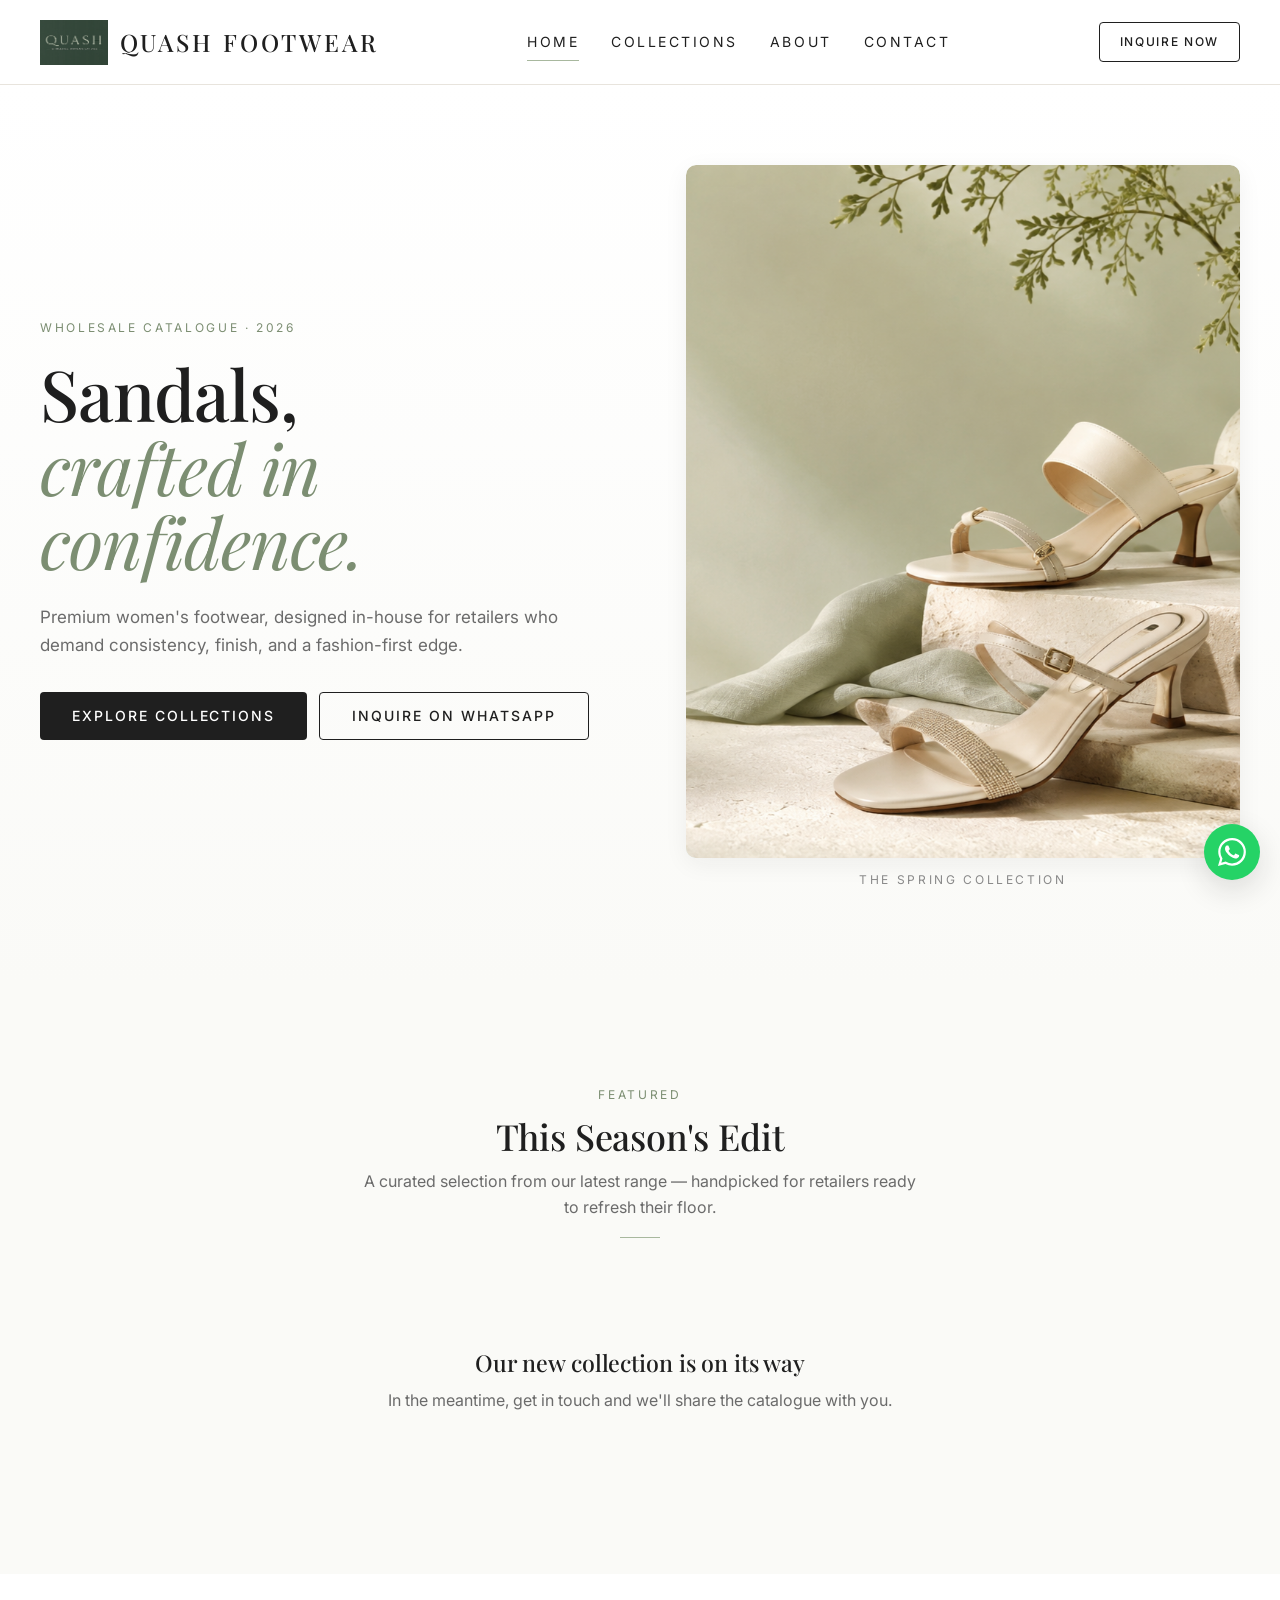
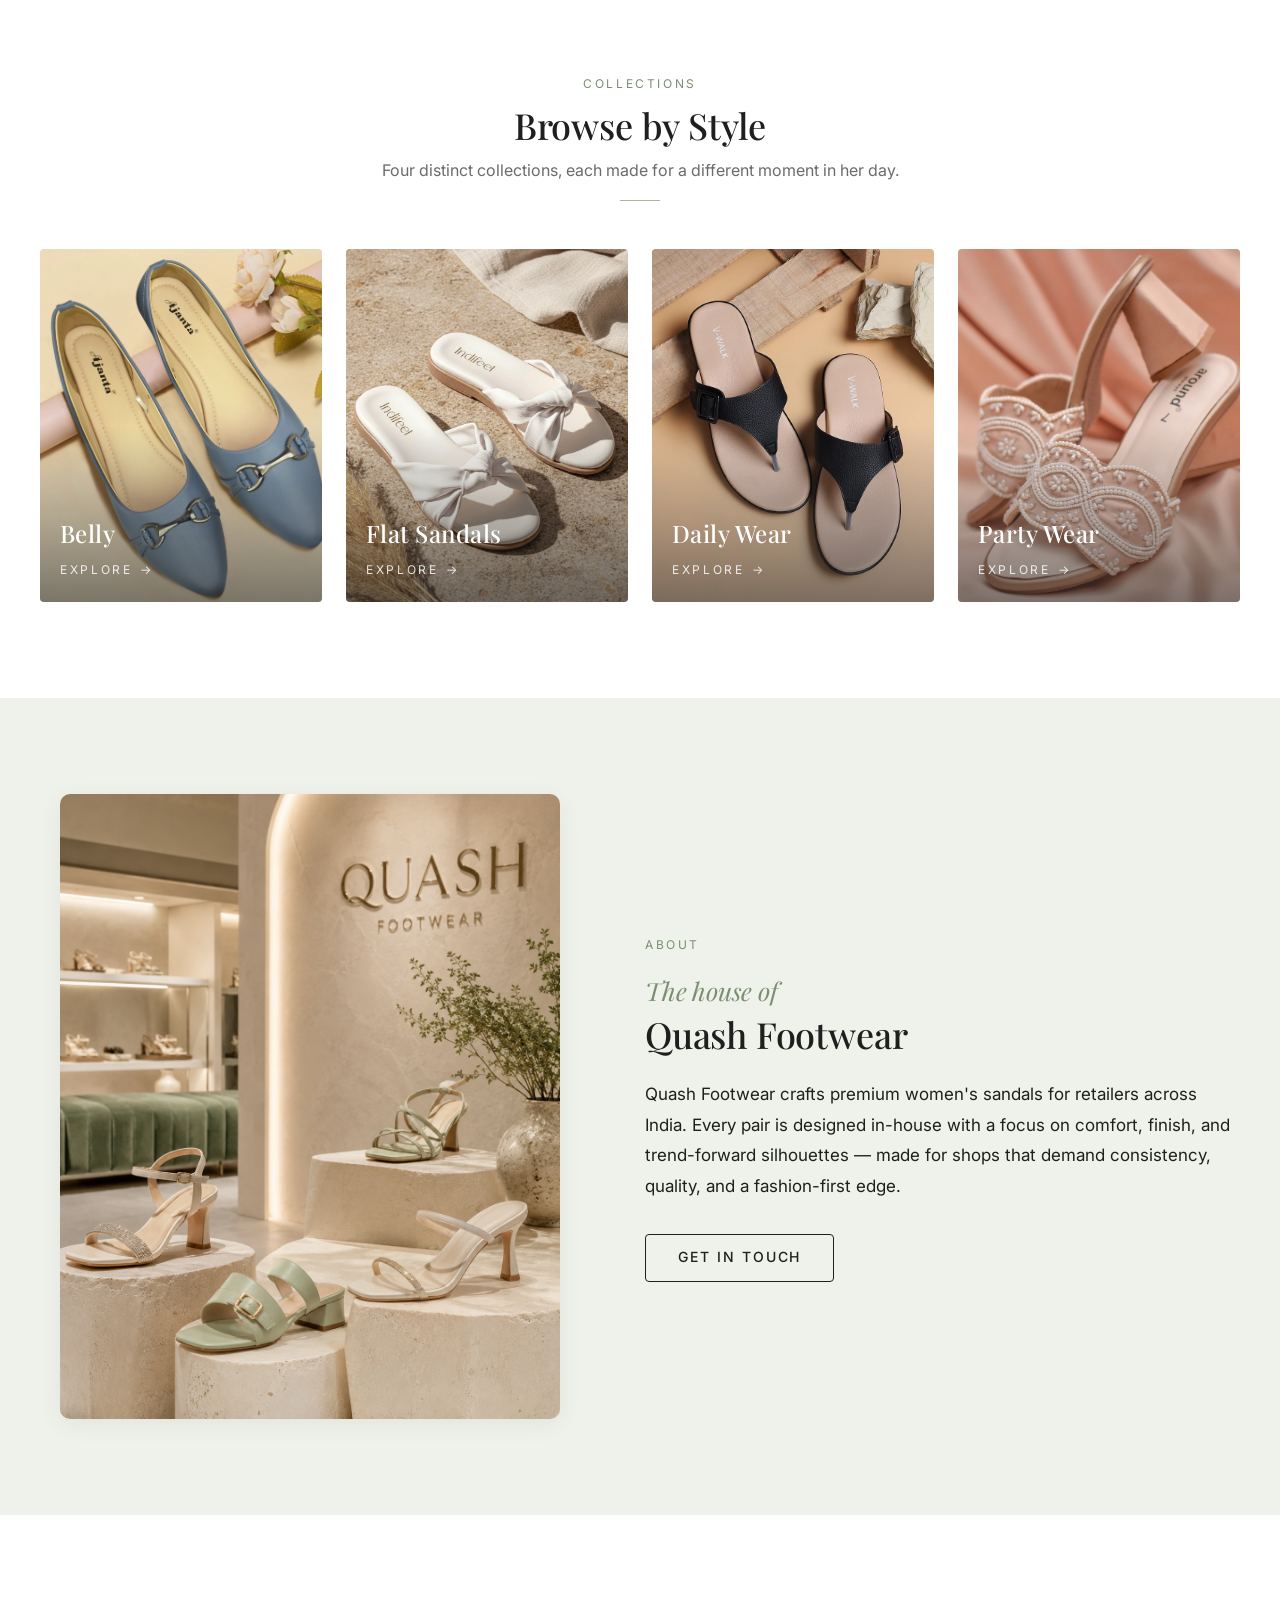
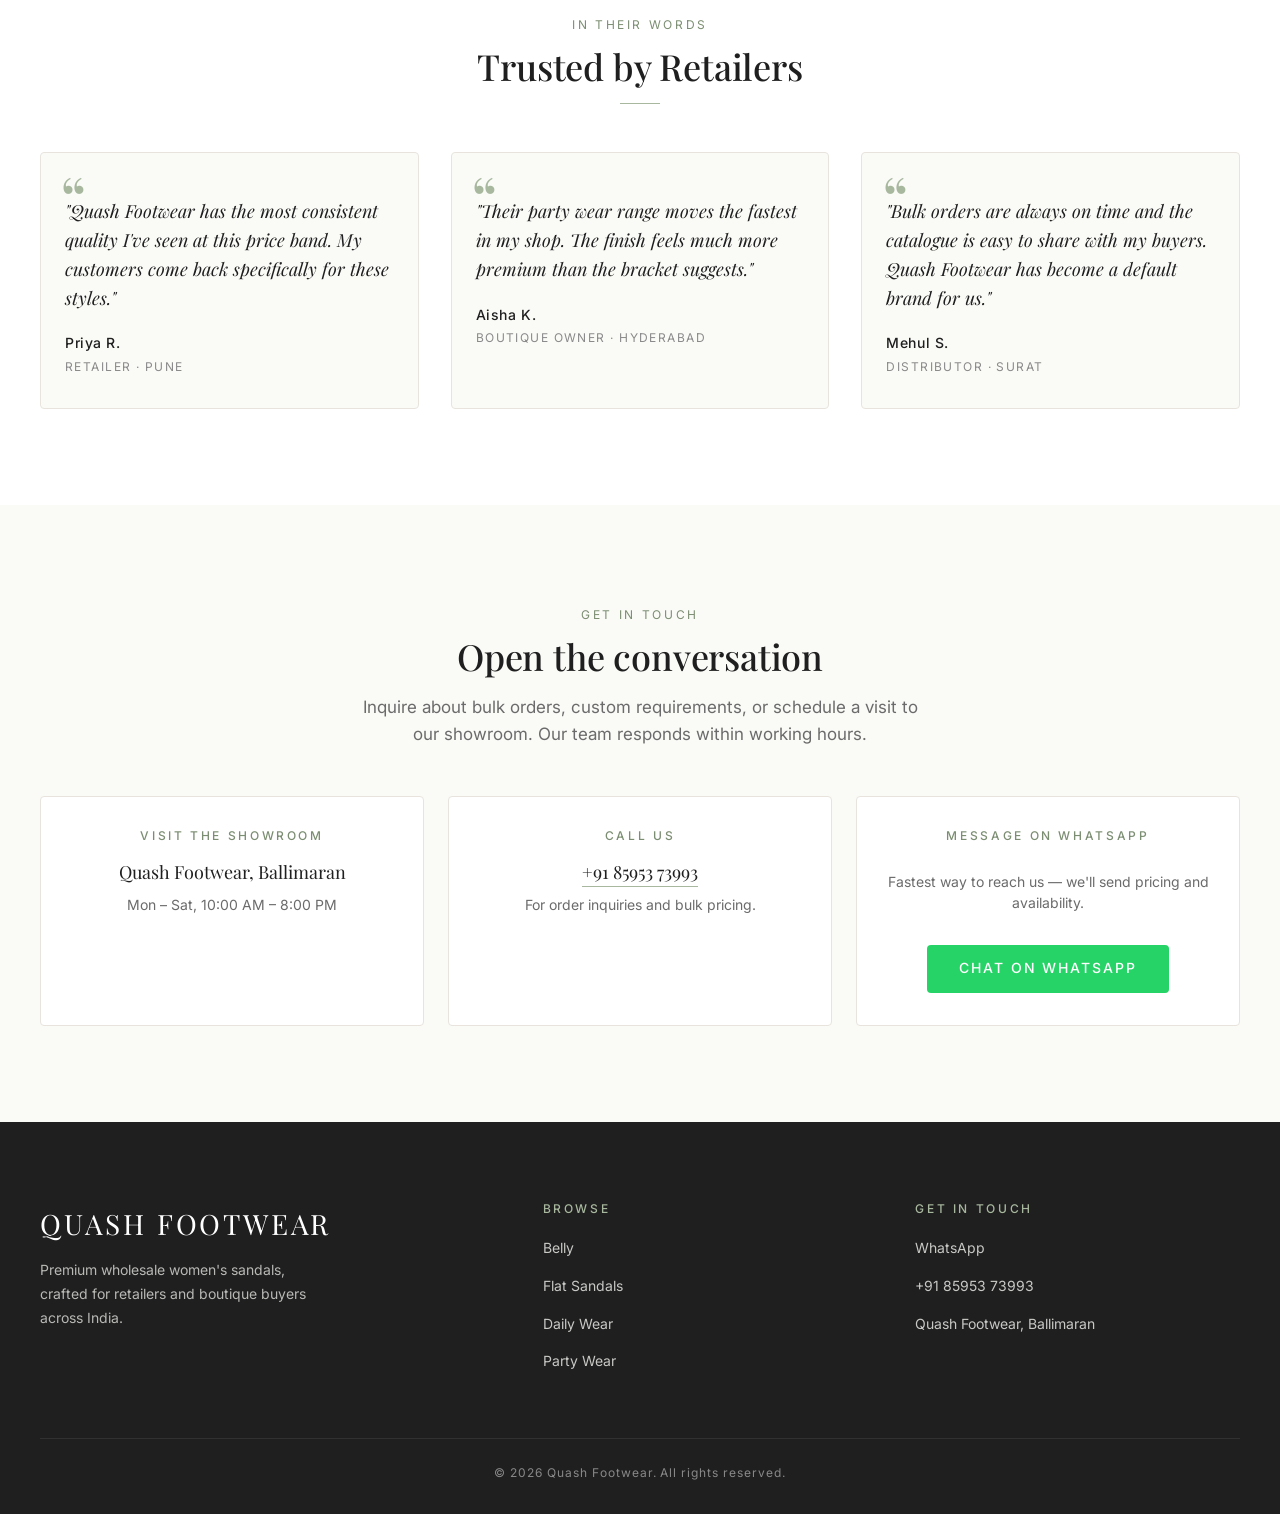
<file: index.html>
<!DOCTYPE html>
<html lang="en">
<head>
  <meta charset="UTF-8" />
  <meta name="viewport" content="width=device-width, initial-scale=1.0" />
  <title>Quash — Premium Wholesale Women's Sandals</title>
  <meta name="description" content="Quash crafts premium women's sandals for retailers. Browse our collections of belly, flats, daily wear and party wear sandals — designed in-house, made for shops.">

  <!-- Open Graph -->
  <meta property="og:title" content="Quash — Premium Wholesale Women's Sandals" />
  <meta property="og:description" content="Premium fashion sandals for wholesale buyers and retailers." />
  <meta property="og:type" content="website" />

  <!-- Fonts -->
  <link rel="preconnect" href="https://fonts.googleapis.com">
  <link rel="preconnect" href="https://fonts.gstatic.com" crossorigin>
  <link href="https://fonts.googleapis.com/css2?family=Inter:wght@400;500;600&family=Playfair+Display:ital,wght@0,400;0,500;0,600;1,400&display=swap" rel="stylesheet">

  <!-- Styles -->
  <link rel="stylesheet" href="css/style.css">
  <link rel="stylesheet" href="css/home.css">

  <!-- Favicon (placeholder) -->
  <link rel="icon" type="image/svg+xml" href="assets/icons/favicon.svg">
</head>
<body>

  <!-- ============================ NAVBAR ============================ -->
  <header class="nav">
    <div class="container nav__inner">
      <a href="index.html" class="nav__brand" aria-label="Quash home">
        <img src="assets/logo-placeholder.png" alt="" class="nav__logo">
        <span class="nav__brand-name">QUASH FOOTWEAR</span>
      </a>

      <nav class="nav__links" aria-label="Primary">
        <a href="index.html" class="nav__link is-active">Home</a>
        <a href="index.html#collections" class="nav__link">Collections</a>
        <a href="index.html#about" class="nav__link">About</a>
        <a href="index.html#contact" class="nav__link">Contact</a>
      </nav>

      <a href="#" class="btn btn--ghost btn--sm nav__cta" id="nav-whatsapp">
        Inquire Now
      </a>

      <button class="nav__toggle" id="nav-toggle" aria-label="Open menu" aria-expanded="false">
        <span></span>
      </button>
    </div>

    <!-- Mobile drawer -->
    <div class="nav__drawer" id="nav-drawer" aria-hidden="true">
      <div class="nav__drawer-head">
        <span class="nav__brand-name">QUASH FOOTWEAR</span>
        <button class="nav__drawer-close" id="nav-close" aria-label="Close menu">&times;</button>
      </div>
      <nav class="nav__drawer-links" aria-label="Mobile primary">
        <a href="index.html" class="nav__drawer-link is-active">Home</a>
        <a href="index.html#collections" class="nav__drawer-link">Collections</a>
        <a href="index.html#about" class="nav__drawer-link">About</a>
        <a href="index.html#contact" class="nav__drawer-link">Contact</a>
      </nav>
      <div class="nav__drawer-foot">
        <span id="drawer-phone">+91 98765 43210</span>
        <span id="drawer-hours">Mon – Sat, 10:00 AM – 8:00 PM</span>
      </div>
    </div>
  </header>

  <main>

    <!-- ============================ HERO ============================ -->
    <section class="hero">
      <div class="container hero__inner">
        <div class="hero__content">
          <span class="hero__eyebrow">Wholesale Catalogue · 2026</span>
          <h1 class="hero__title">
            Sandals,<br>
            <em>crafted in confidence.</em>
          </h1>
          <p class="hero__subtitle">
            Premium women's footwear, designed in-house for retailers
            who demand consistency, finish, and a fashion-first edge.
          </p>
          <div class="hero__actions">
            <a href="#collections" class="btn btn--primary">Explore Collections</a>
            <a href="#" class="btn btn--ghost" id="hero-whatsapp">Inquire on WhatsApp</a>
          </div>
        </div>
        <div class="hero__media">
          <div class="hero__media-frame">
            <img
              src="assets/images/hero.png"
              alt="Premium women's sandals collection"
              class="hero__image"
            />
          </div>
          <div class="hero__media-caption">
            The Spring Collection
          </div>
        </div>
      </div>
    </section>

    <!-- ===================== FEATURED COLLECTION ===================== -->
    <section class="section section--soft" id="featured">
      <div class="container">
        <div class="section-head">
          <span class="section-eyebrow">Featured</span>
          <h2 class="section-title">This Season's Edit</h2>
          <p class="section-subtitle">
            A curated selection from our latest range — handpicked for retailers ready to refresh their floor.
          </p>
          <div class="divider"></div>
        </div>
        <div class="product-grid" id="featured-grid">
          <!-- Featured products inject here -->
        </div>
      </div>
    </section>

    <!-- ========================= CATEGORIES ========================= -->
    <section class="section" id="collections">
      <div class="container">
        <div class="section-head">
          <span class="section-eyebrow">Collections</span>
          <h2 class="section-title">Browse by Style</h2>
          <p class="section-subtitle">
            Four distinct collections, each made for a different moment in her day.
          </p>
          <div class="divider"></div>
        </div>
        <div class="categories-grid" id="categories-grid">
          <!-- Category tiles inject here -->
        </div>
      </div>
    </section>

    <!-- =========================== ABOUT =========================== -->
    <section class="section section--sage" id="about">
      <div class="container about__inner">
        <div class="about__media">
          <div class="about__media-frame">
            <img
              src="assets/images/about.png"
              alt="About Quash premium women sandals"
              class="about__image"
            />
          </div>
        </div>
        <div class="about__content">
          <span class="section-eyebrow">About</span>
          <h2 class="section-title about__title">
            <em>The house of</em><br>Quash Footwear
          </h2>
          <p class="about__text" id="about-text">
            Quash crafts premium women's sandals for retailers across India.
            Every pair is designed in-house with a focus on comfort, finish,
            and trend-forward silhouettes — made for shops that demand
            consistency, quality, and a fashion-first edge.
          </p>
          <a href="#contact" class="btn btn--ghost">Get in Touch</a>
        </div>
      </div>
    </section>

    <!-- ======================== TESTIMONIALS ======================== -->
    <section class="section">
      <div class="container">
        <div class="section-head">
          <span class="section-eyebrow">In Their Words</span>
          <h2 class="section-title">Trusted by Retailers</h2>
          <div class="divider"></div>
        </div>
        <div class="testimonials">
          <figure class="testimonial">
            <blockquote class="testimonial__quote">
              "Quash Footwear has the most consistent quality I've seen at this price band.
              My customers come back specifically for these styles."
            </blockquote>
            <figcaption class="testimonial__cite">
              <span class="testimonial__name">Priya R.</span>
              <span class="testimonial__role">Retailer · Pune</span>
            </figcaption>
          </figure>
          <figure class="testimonial">
            <blockquote class="testimonial__quote">
              "Their party wear range moves the fastest in my shop.
              The finish feels much more premium than the bracket suggests."
            </blockquote>
            <figcaption class="testimonial__cite">
              <span class="testimonial__name">Aisha K.</span>
              <span class="testimonial__role">Boutique Owner · Hyderabad</span>
            </figcaption>
          </figure>
          <figure class="testimonial">
            <blockquote class="testimonial__quote">
              "Bulk orders are always on time and the catalogue is easy to share
              with my buyers. Quash Footwear has become a default brand for us."
            </blockquote>
            <figcaption class="testimonial__cite">
              <span class="testimonial__name">Mehul S.</span>
              <span class="testimonial__role">Distributor · Surat</span>
            </figcaption>
          </figure>
        </div>
      </div>
    </section>

    <!-- ========================== CONTACT ========================== -->
    <section class="section section--soft" id="contact">
      <div class="container contact__inner">
        <div class="contact__intro">
          <span class="section-eyebrow">Get in Touch</span>
          <h2 class="section-title">Open the conversation</h2>
          <p class="contact__lede">
            Inquire about bulk orders, custom requirements, or schedule a visit
            to our showroom. Our team responds within working hours.
          </p>
        </div>

        <div class="contact__grid">
          <div class="contact__card">
            <h3 class="contact__card-title">Visit the Showroom</h3>
            <p class="contact__card-text" id="contact-address">
              Shop 12, Fashion Street, Mumbai, Maharashtra 400001
            </p>
            <p class="contact__card-text contact__card-text--muted" id="contact-hours">
              Mon – Sat, 10:00 AM – 8:00 PM
            </p>
          </div>

          <div class="contact__card">
            <h3 class="contact__card-title">Call Us</h3>
            <p class="contact__card-text">
              <a href="#" id="contact-tel" class="contact__link">+91 98765 43210</a>
            </p>
            <p class="contact__card-text contact__card-text--muted">
              For order inquiries and bulk pricing.
            </p>
          </div>

          <div class="contact__card contact__card--cta">
            <h3 class="contact__card-title">Message on WhatsApp</h3>
            <p class="contact__card-text contact__card-text--muted">
              Fastest way to reach us — we'll send pricing and availability.
            </p>
            <a href="#" id="contact-whatsapp" class="btn btn--whatsapp">
              Chat on WhatsApp
            </a>
          </div>
        </div>
      </div>
    </section>

  </main>

  <!-- ============================ FOOTER ============================ -->
  <footer class="footer">
    <div class="container">
      <div class="footer__grid">
        <div>
          <div class="footer__brand-name">QUASH FOOTWEAR</div>
          <p class="footer__tagline">
            Premium wholesale women's sandals, crafted for retailers
            and boutique buyers across India.
          </p>
        </div>
        <div>
          <h4 class="footer__heading">Browse</h4>
          <ul class="footer__list" id="footer-categories">
            <li><a href="category.html?cat=belly">Belly</a></li>
            <li><a href="category.html?cat=flat-sandals">Flat Sandals</a></li>
            <li><a href="category.html?cat=daily-wear">Daily Wear</a></li>
            <li><a href="category.html?cat=party-wear">Party Wear</a></li>
          </ul>
        </div>
        <div>
          <h4 class="footer__heading">Get in Touch</h4>
          <ul class="footer__list">
            <li><a href="#" id="footer-whatsapp">WhatsApp</a></li>
            <li><a href="#" id="footer-tel"><span id="footer-phone">+91 98765 43210</span></a></li>
            <li><span id="footer-address">Shop 12, Fashion Street, Mumbai</span></li>
          </ul>
        </div>
      </div>
      <div class="footer__bottom">
        © <span id="footer-year">2026</span> Quash Footwear. All rights reserved.
      </div>
    </div>
  </footer>

  <!-- Floating WhatsApp -->
  <a href="#" class="fab-whatsapp" id="fab-whatsapp" aria-label="Chat on WhatsApp">
    <svg viewBox="0 0 24 24" fill="currentColor" aria-hidden="true">
      <path d="M20.52 3.48A11.78 11.78 0 0012.05 0C5.5 0 .2 5.3.2 11.86c0 2.09.55 4.13 1.6 5.93L0 24l6.4-1.68a11.83 11.83 0 005.65 1.44h.01c6.55 0 11.85-5.3 11.85-11.86 0-3.17-1.23-6.15-3.39-8.42zM12.06 21.8h-.01a9.94 9.94 0 01-5.06-1.38l-.36-.22-3.8 1 1.02-3.7-.24-.38a9.93 9.93 0 01-1.52-5.26c0-5.48 4.46-9.94 9.96-9.94a9.9 9.9 0 017.04 2.91 9.88 9.88 0 012.91 7.04c0 5.48-4.46 9.93-9.94 9.93zm5.45-7.43c-.3-.15-1.77-.87-2.04-.97-.27-.1-.47-.15-.67.15-.2.3-.77.97-.94 1.17-.18.2-.35.22-.65.07-.3-.15-1.26-.46-2.4-1.48-.89-.79-1.49-1.77-1.66-2.07-.18-.3-.02-.46.13-.6.13-.13.3-.35.45-.52.15-.18.2-.3.3-.5.1-.2.05-.37-.03-.52-.07-.15-.67-1.62-.92-2.22-.24-.58-.49-.5-.67-.51l-.57-.01c-.2 0-.52.07-.79.37-.27.3-1.04 1.02-1.04 2.48 0 1.46 1.07 2.88 1.22 3.08.15.2 2.1 3.21 5.09 4.5.71.31 1.27.5 1.7.64.71.23 1.36.2 1.87.12.57-.08 1.77-.72 2.02-1.42.25-.7.25-1.3.17-1.42-.07-.13-.27-.2-.57-.35z"/>
    </svg>
  </a>

  <!-- Scripts -->
  <script src="js/config.js"></script>
  <script src="js/data.js"></script>
  <script src="js/home.js"></script>
</body>
</html>
</file>
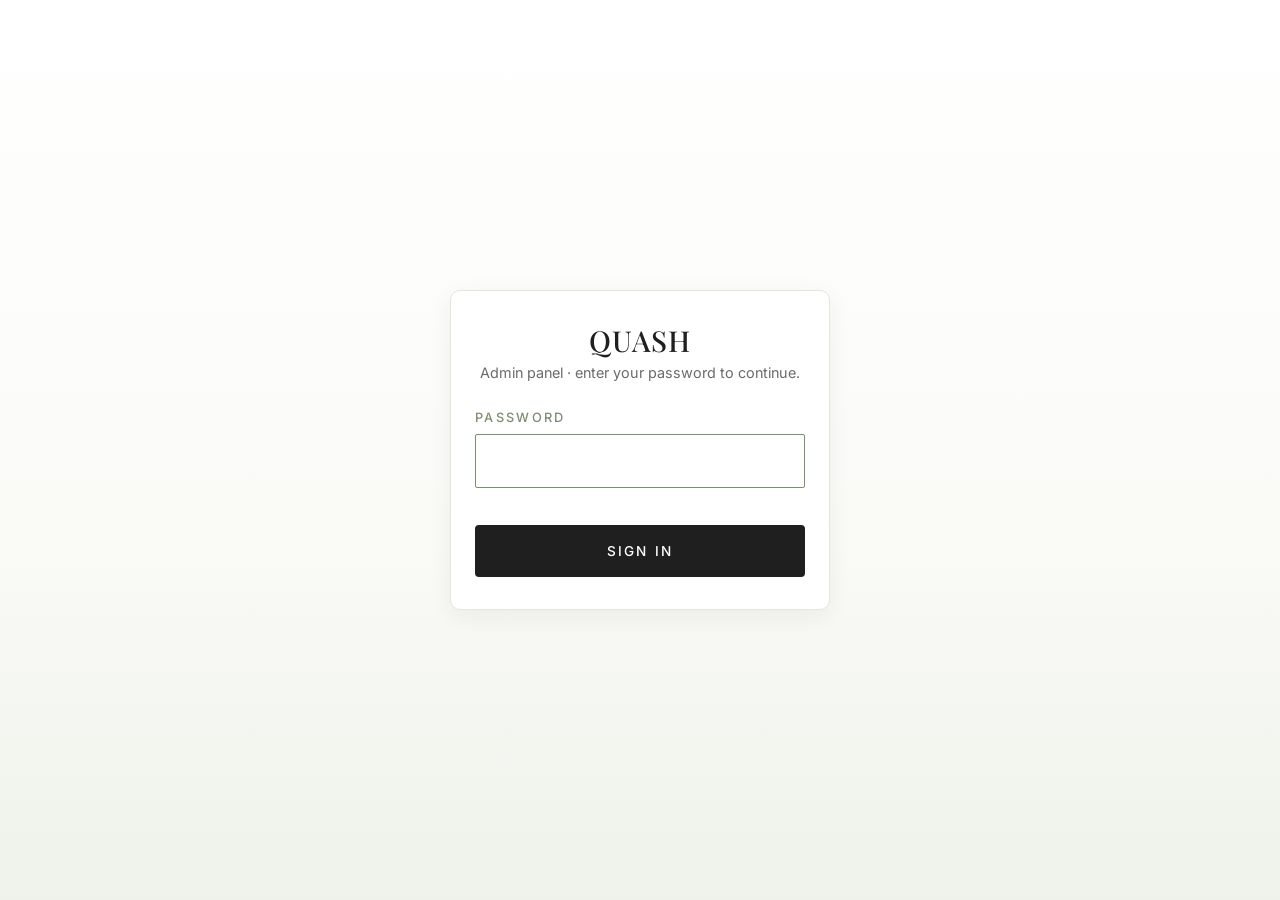
<file: admin/index.html>
<!DOCTYPE html>
<html lang="en">
<head>
  <meta charset="UTF-8" />
  <meta name="viewport" content="width=device-width, initial-scale=1.0" />
  <title>Quash Admin</title>
  <meta name="robots" content="noindex, nofollow">

  <link rel="preconnect" href="https://fonts.googleapis.com">
  <link rel="preconnect" href="https://fonts.gstatic.com" crossorigin>
  <link href="https://fonts.googleapis.com/css2?family=Inter:wght@400;500;600&family=Playfair+Display:ital,wght@0,400;0,500;0,600;1,400&display=swap" rel="stylesheet">

  <link rel="stylesheet" href="css/admin.css">
  <link rel="icon" type="image/svg+xml" href="../assets/icons/favicon.svg">
</head>
<body>

  <!-- ============== LOGIN VIEW ============== -->
  <div class="login-screen" id="view-login">
    <form class="login-card" id="login-form" autocomplete="off">
      <h1>QUASH</h1>
      <p>Admin panel · enter your password to continue.</p>

      <div class="field">
        <label class="field__label" for="password">Password</label>
        <input
          type="password"
          id="password"
          class="input"
          autocomplete="current-password"
          inputmode="text"
          required
        />
        <div class="login-error" id="login-error" aria-live="polite"></div>
      </div>

      <button type="submit" class="btn btn--primary" id="login-submit">Sign In</button>
    </form>
  </div>

  <!-- ============== DASHBOARD VIEW ============== -->
  <div class="shell is-hidden" id="view-dashboard">
    <header class="admin-nav">
      <div class="admin-nav__brand">
        <span class="admin-nav__brand-name">QUASH</span>
        <span class="admin-nav__tag">Admin</span>
      </div>
      <button class="admin-nav__logout" id="logout-btn">Sign Out</button>
    </header>

    <main class="admin-main">
      <div class="page-head">
        <h1>Manage Catalogue</h1>
        <p>Add or edit products. Categories can be managed in a future update.</p>
      </div>

      <div class="action-grid">
        <a href="add-item.html" class="action-card">
          <span>
            <span class="action-card__title">Add Item</span>
            <small class="action-card__desc">Create a new product with images.</small>
          </span>
          <span class="action-card__arrow">→</span>
        </a>

        <a href="edit-item.html" class="action-card">
          <span>
            <span class="action-card__title">Edit Item</span>
            <small class="action-card__desc">Find and update an existing product.</small>
          </span>
          <span class="action-card__arrow">→</span>
        </a>

        <a href="add-category.html" class="action-card">
          <span>
            <span class="action-card__title">Add Category</span>
            <small class="action-card__desc">Create a new collection.</small>
          </span>
          <span class="action-card__arrow">→</span>
        </a>

        <a href="edit-category.html" class="action-card">
          <span>
            <span class="action-card__title">Edit Category</span>
            <small class="action-card__desc">Rename, change image, or deactivate.</small>
          </span>
          <span class="action-card__arrow">→</span>
        </a>

        <a href="delete-category.html" class="action-card">
          <span>
            <span class="action-card__title">Delete Category</span>
            <small class="action-card__desc">Remove an empty collection permanently.</small>
          </span>
          <span class="action-card__arrow">→</span>
        </a>
      </div>
    </main>
  </div>

  <script src="js/config.js"></script>
  <script src="js/auth.js"></script>
  <script src="js/shared.js"></script>
  <script src="js/dashboard.js"></script>
</body>
</html>
</file>
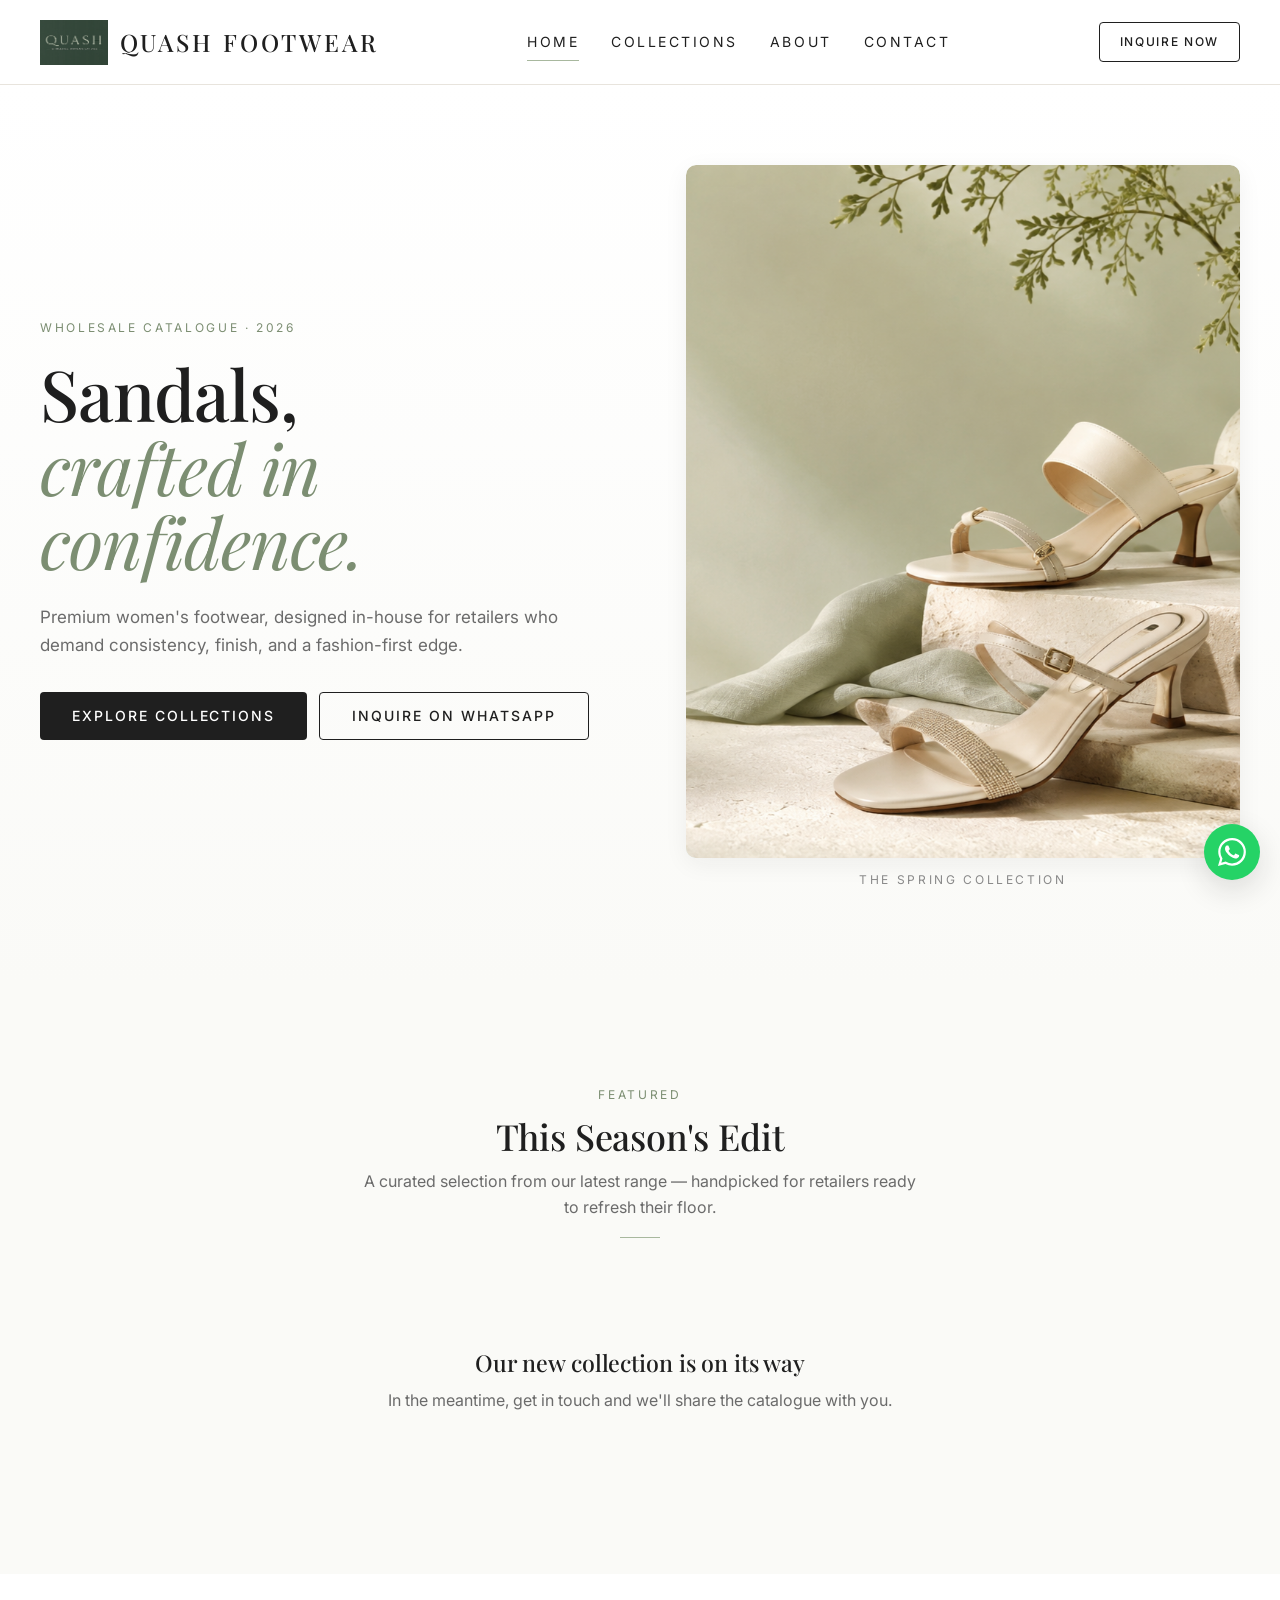
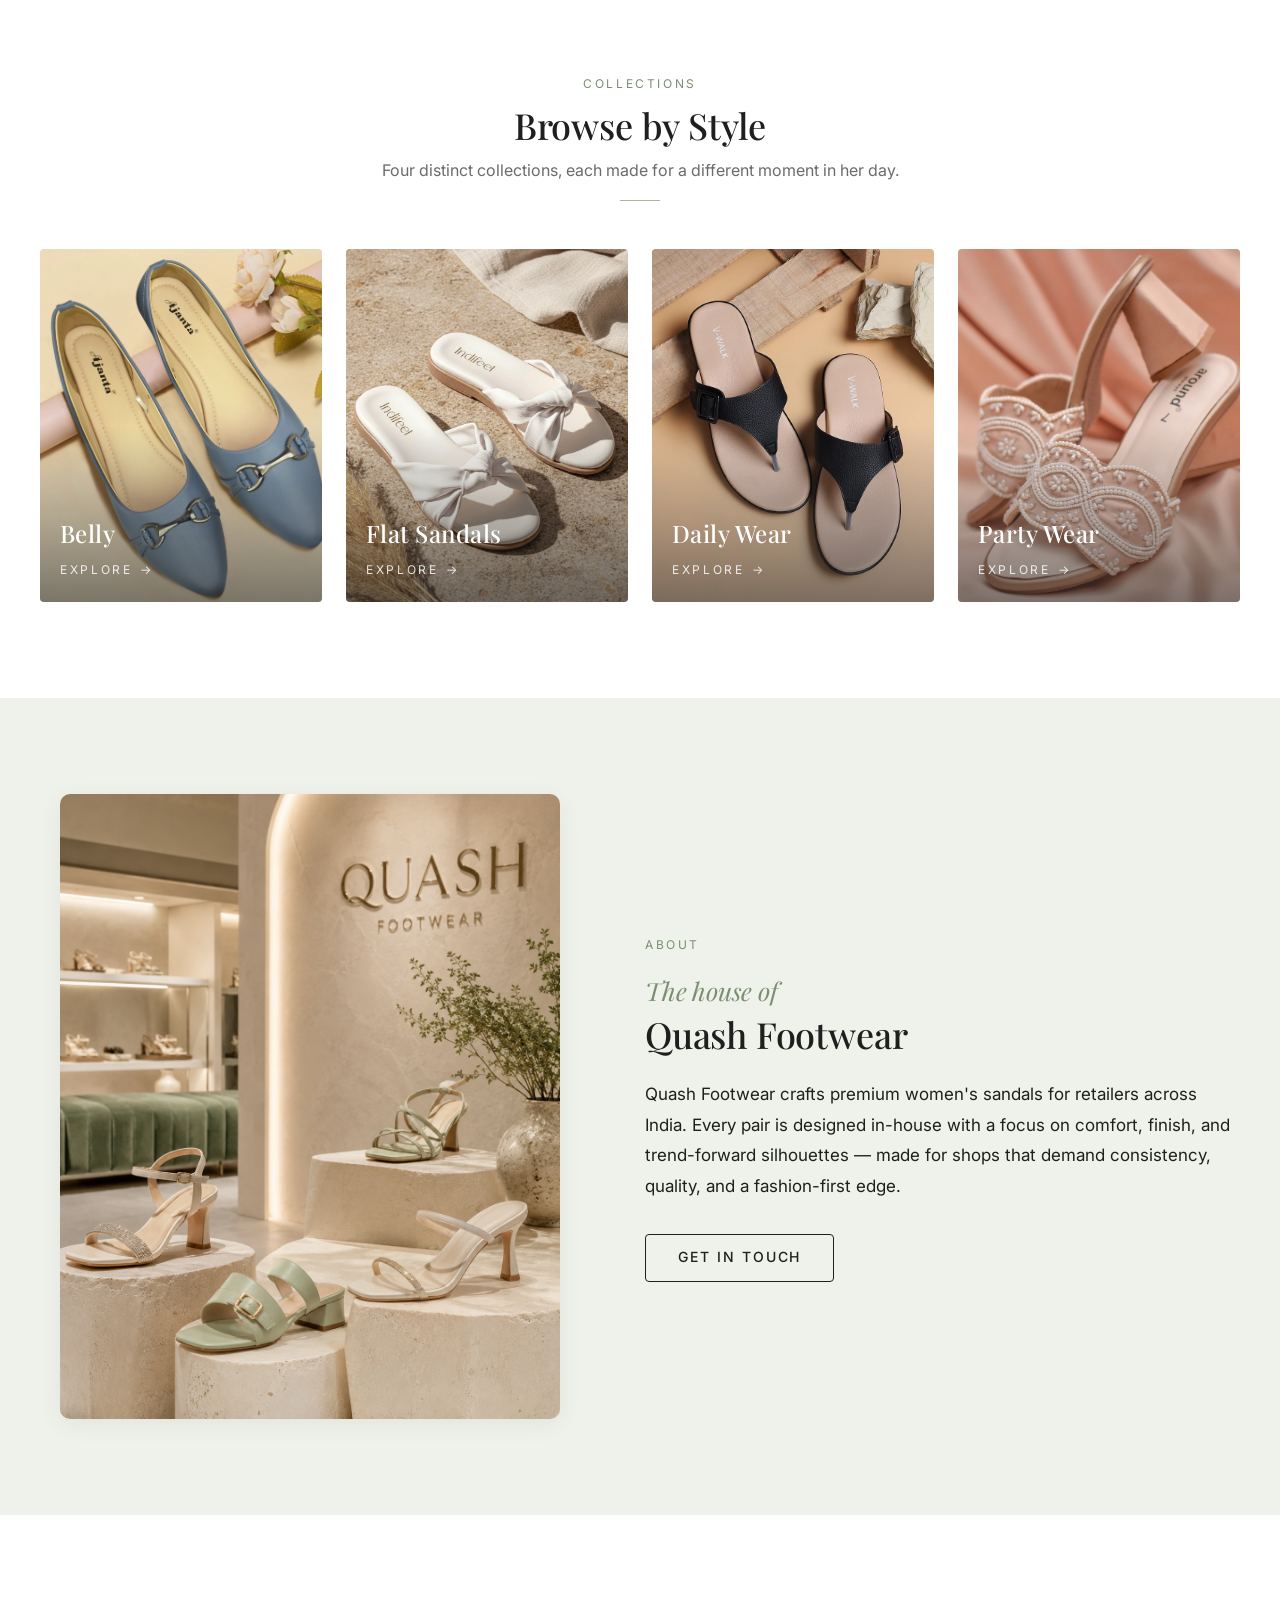
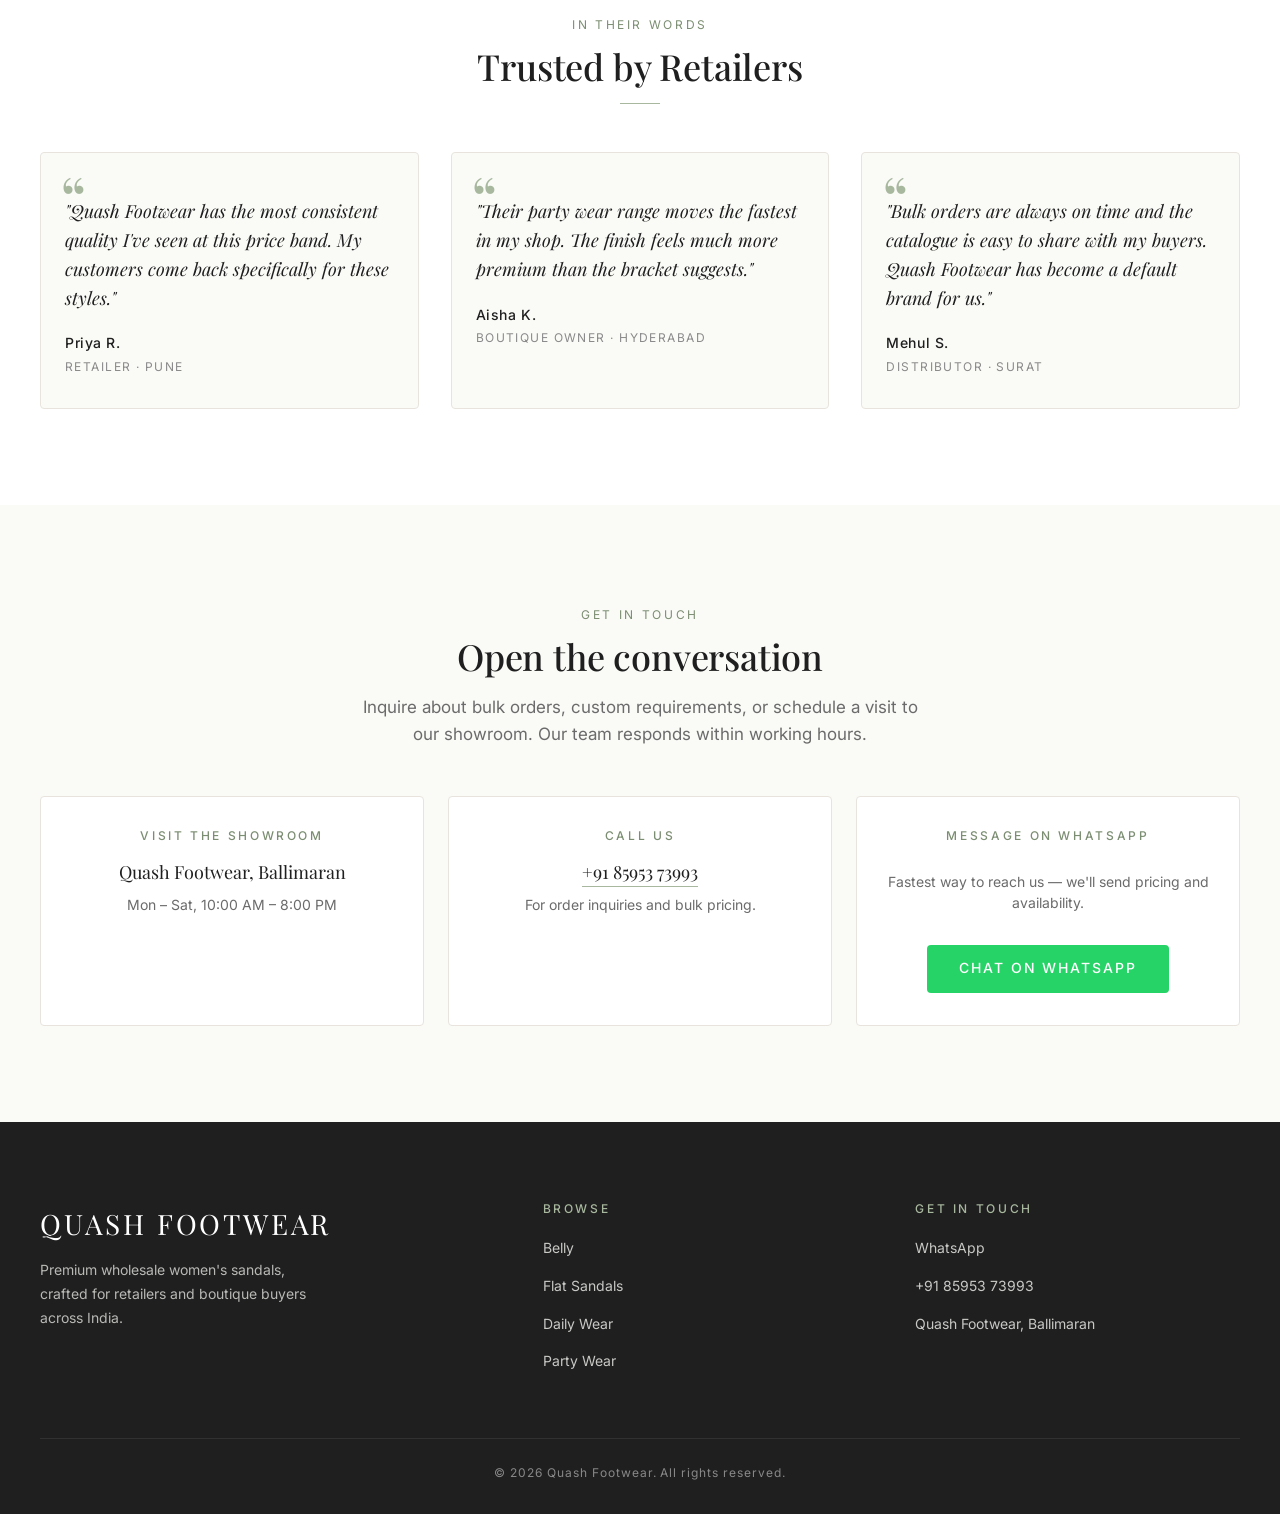
<file: category.html>
<!DOCTYPE html>
<html lang="en">
<head>
  <meta charset="UTF-8" />
  <meta name="viewport" content="width=device-width, initial-scale=1.0" />
  <title id="page-title">Collection — Quash</title>
  <meta name="description" content="Browse Quash women's sandals by collection.">

  <link rel="preconnect" href="https://fonts.googleapis.com">
  <link rel="preconnect" href="https://fonts.gstatic.com" crossorigin>
  <link href="https://fonts.googleapis.com/css2?family=Inter:wght@400;500;600&family=Playfair+Display:ital,wght@0,400;0,500;0,600;1,400&display=swap" rel="stylesheet">

  <link rel="stylesheet" href="css/style.css">
  <link rel="stylesheet" href="css/category.css">

  <link rel="icon" type="image/svg+xml" href="assets/icons/favicon.svg">
</head>
<body>

  <!-- NAVBAR -->
  <header class="nav">
    <div class="container nav__inner">
      <a href="index.html" class="nav__brand" aria-label="Quash home">
        <img src="assets/logo-placeholder.png" alt="" class="nav__logo">
        <span class="nav__brand-name">QUASH</span>
      </a>

      <nav class="nav__links" aria-label="Primary">
        <a href="index.html" class="nav__link">Home</a>
        <a href="index.html#collections" class="nav__link is-active">Collections</a>
        <a href="index.html#about" class="nav__link">About</a>
        <a href="index.html#contact" class="nav__link">Contact</a>
      </nav>

      <a href="#" class="btn btn--ghost btn--sm nav__cta" id="nav-whatsapp">
        Inquire Now
      </a>

      <button class="nav__toggle" id="nav-toggle" aria-label="Open menu" aria-expanded="false">
        <span></span>
      </button>
    </div>

    <div class="nav__drawer" id="nav-drawer" aria-hidden="true">
      <div class="nav__drawer-head">
        <span class="nav__brand-name">QUASH</span>
        <button class="nav__drawer-close" id="nav-close" aria-label="Close menu">&times;</button>
      </div>
      <nav class="nav__drawer-links" aria-label="Mobile primary">
        <a href="index.html" class="nav__drawer-link">Home</a>
        <a href="index.html#collections" class="nav__drawer-link is-active">Collections</a>
        <a href="index.html#about" class="nav__drawer-link">About</a>
        <a href="index.html#contact" class="nav__drawer-link">Contact</a>
      </nav>
      <div class="nav__drawer-foot">
        <span id="drawer-phone">+91 98765 43210</span>
        <span id="drawer-hours">Mon – Sat, 10:00 AM – 8:00 PM</span>
      </div>
    </div>
  </header>

  <main>

    <!-- CATEGORY HEADER -->
    <section class="cat-hero">
      <div class="container">
        <nav class="breadcrumb" aria-label="Breadcrumb">
          <a href="index.html">Home</a>
          <span class="breadcrumb__sep">/</span>
          <a href="index.html#collections">Collections</a>
          <span class="breadcrumb__sep">/</span>
          <span class="breadcrumb__current" id="crumb-current">Collection</span>
        </nav>
        <div class="cat-hero__head">
          <span class="section-eyebrow">The Collection</span>
          <h1 class="cat-hero__title" id="cat-title">Collection</h1>
          <p class="cat-hero__subtitle" id="cat-subtitle">
            A curated edit, made for retailers ready to refresh their floor.
          </p>
          <div class="divider"></div>
        </div>
      </div>
    </section>

    <!-- PRODUCTS -->
    <section class="section section--tight">
      <div class="container">
        <div class="product-grid" id="product-grid">
          <!-- Cards inject here -->
        </div>

        <div class="loadmore-wrap">
          <button class="btn btn--ghost is-hidden" id="load-more">
            Load More
          </button>
          <p class="loadmore-status" id="loadmore-status"></p>
        </div>

        <!-- Empty state target -->
        <div id="empty-target"></div>
      </div>
    </section>

    <!-- INQUIRY STRIP -->
    <section class="section section--sage section--tight">
      <div class="container inquiry-strip">
        <div>
          <h2 class="inquiry-strip__title">Inquire about this collection</h2>
          <p class="inquiry-strip__text">Send a message — we'll share pricing, MOQ and availability.</p>
        </div>
        <div class="inquiry-strip__actions">
          <a href="#" class="btn btn--whatsapp" id="strip-whatsapp">Chat on WhatsApp</a>
          <a href="#" class="btn btn--ghost" id="strip-tel">Call Us</a>
        </div>
      </div>
    </section>

  </main>

  <!-- FOOTER -->
  <footer class="footer">
    <div class="container">
      <div class="footer__grid">
        <div>
          <div class="footer__brand-name">QUASH</div>
          <p class="footer__tagline">
            Premium wholesale women's sandals, crafted for retailers
            and boutique buyers across India.
          </p>
        </div>
        <div>
          <h4 class="footer__heading">Browse</h4>
          <ul class="footer__list">
            <li><a href="category.html?cat=belly">Belly</a></li>
            <li><a href="category.html?cat=flat-sandals">Flat Sandals</a></li>
            <li><a href="category.html?cat=daily-wear">Daily Wear</a></li>
            <li><a href="category.html?cat=party-wear">Party Wear</a></li>
          </ul>
        </div>
        <div>
          <h4 class="footer__heading">Get in Touch</h4>
          <ul class="footer__list">
            <li><a href="#" id="footer-whatsapp">WhatsApp</a></li>
            <li><a href="#" id="footer-tel"><span id="footer-phone">+91 98765 43210</span></a></li>
            <li><span id="footer-address">Shop 12, Fashion Street, Mumbai</span></li>
          </ul>
        </div>
      </div>
      <div class="footer__bottom">
        © <span id="footer-year">2026</span> Quash. All rights reserved.
      </div>
    </div>
  </footer>

  <a href="#" class="fab-whatsapp" id="fab-whatsapp" aria-label="Chat on WhatsApp">
    <svg viewBox="0 0 24 24" fill="currentColor" aria-hidden="true">
      <path d="M20.52 3.48A11.78 11.78 0 0012.05 0C5.5 0 .2 5.3.2 11.86c0 2.09.55 4.13 1.6 5.93L0 24l6.4-1.68a11.83 11.83 0 005.65 1.44h.01c6.55 0 11.85-5.3 11.85-11.86 0-3.17-1.23-6.15-3.39-8.42zM12.06 21.8h-.01a9.94 9.94 0 01-5.06-1.38l-.36-.22-3.8 1 1.02-3.7-.24-.38a9.93 9.93 0 01-1.52-5.26c0-5.48 4.46-9.94 9.96-9.94a9.9 9.9 0 017.04 2.91 9.88 9.88 0 012.91 7.04c0 5.48-4.46 9.93-9.94 9.93zm5.45-7.43c-.3-.15-1.77-.87-2.04-.97-.27-.1-.47-.15-.67.15-.2.3-.77.97-.94 1.17-.18.2-.35.22-.65.07-.3-.15-1.26-.46-2.4-1.48-.89-.79-1.49-1.77-1.66-2.07-.18-.3-.02-.46.13-.6.13-.13.3-.35.45-.52.15-.18.2-.3.3-.5.1-.2.05-.37-.03-.52-.07-.15-.67-1.62-.92-2.22-.24-.58-.49-.5-.67-.51l-.57-.01c-.2 0-.52.07-.79.37-.27.3-1.04 1.02-1.04 2.48 0 1.46 1.07 2.88 1.22 3.08.15.2 2.1 3.21 5.09 4.5.71.31 1.27.5 1.7.64.71.23 1.36.2 1.87.12.57-.08 1.77-.72 2.02-1.42.25-.7.25-1.3.17-1.42-.07-.13-.27-.2-.57-.35z"/>
    </svg>
  </a>

  <script src="js/config.js"></script>
  <script src="js/data.js"></script>
  <script src="js/category.js"></script>
</body>
</html>
</file>
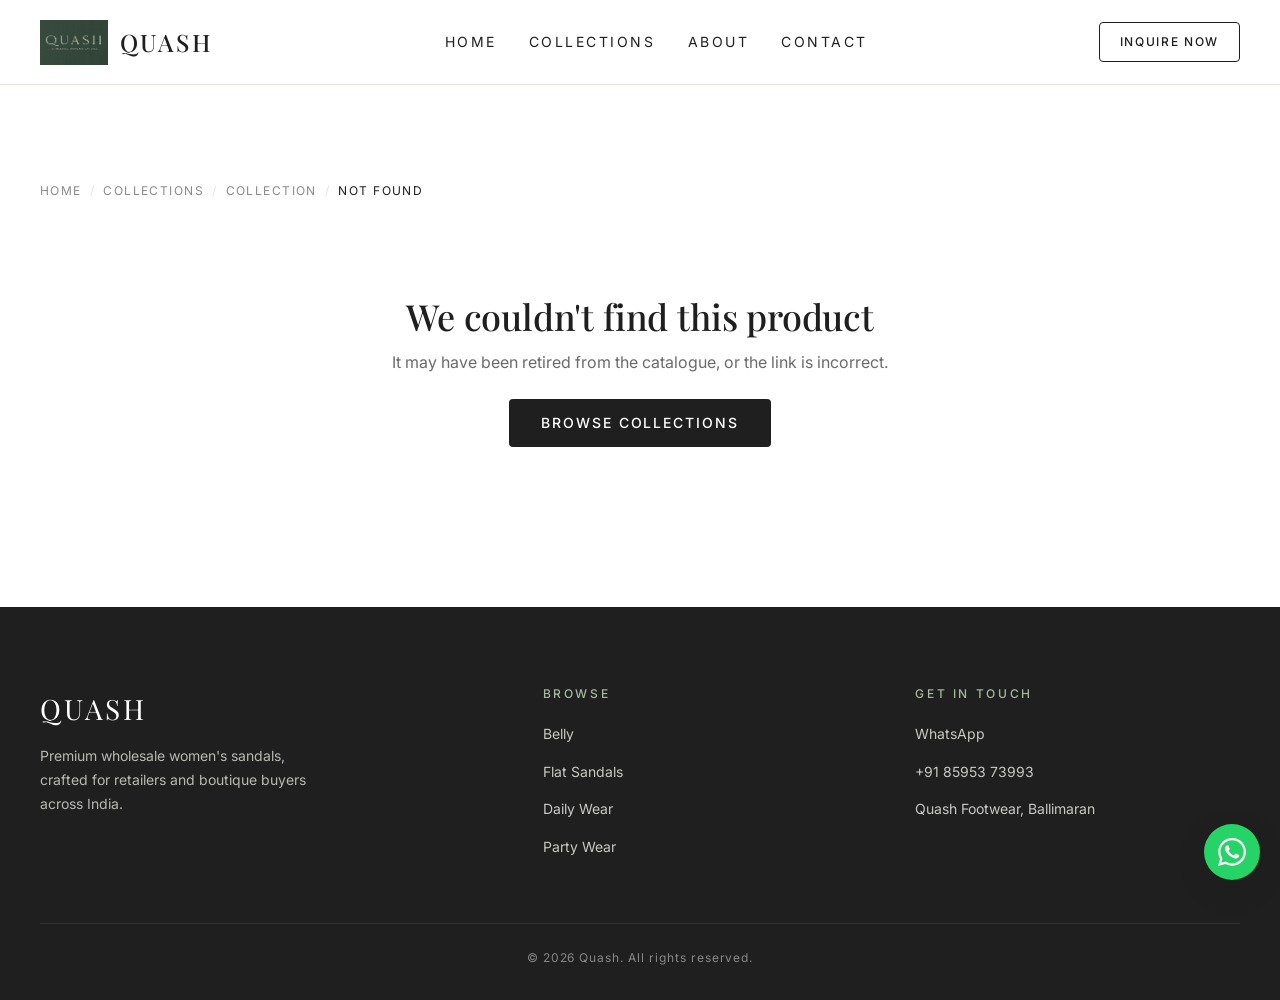
<file: product.html>
<!DOCTYPE html>
<html lang="en">
<head>
  <meta charset="UTF-8" />
  <meta name="viewport" content="width=device-width, initial-scale=1.0" />
  <title id="page-title">Product — Quash</title>
  <meta name="description" content="Quash product details.">

  <link rel="preconnect" href="https://fonts.googleapis.com">
  <link rel="preconnect" href="https://fonts.gstatic.com" crossorigin>
  <link href="https://fonts.googleapis.com/css2?family=Inter:wght@400;500;600&family=Playfair+Display:ital,wght@0,400;0,500;0,600;1,400&display=swap" rel="stylesheet">

  <link rel="stylesheet" href="css/style.css">
  <link rel="stylesheet" href="css/product.css">

  <link rel="icon" type="image/svg+xml" href="assets/icons/favicon.svg">
</head>
<body>

  <!-- NAVBAR -->
  <header class="nav">
    <div class="container nav__inner">
      <a href="index.html" class="nav__brand" aria-label="Quash home">
        <img src="assets/logo-placeholder.png" alt="" class="nav__logo">
        <span class="nav__brand-name">QUASH</span>
      </a>

      <nav class="nav__links" aria-label="Primary">
        <a href="index.html" class="nav__link">Home</a>
        <a href="index.html#collections" class="nav__link">Collections</a>
        <a href="index.html#about" class="nav__link">About</a>
        <a href="index.html#contact" class="nav__link">Contact</a>
      </nav>

      <a href="#" class="btn btn--ghost btn--sm nav__cta" id="nav-whatsapp">
        Inquire Now
      </a>

      <button class="nav__toggle" id="nav-toggle" aria-label="Open menu" aria-expanded="false">
        <span></span>
      </button>
    </div>

    <div class="nav__drawer" id="nav-drawer" aria-hidden="true">
      <div class="nav__drawer-head">
        <span class="nav__brand-name">QUASH</span>
        <button class="nav__drawer-close" id="nav-close" aria-label="Close menu">&times;</button>
      </div>
      <nav class="nav__drawer-links" aria-label="Mobile primary">
        <a href="index.html" class="nav__drawer-link">Home</a>
        <a href="index.html#collections" class="nav__drawer-link">Collections</a>
        <a href="index.html#about" class="nav__drawer-link">About</a>
        <a href="index.html#contact" class="nav__drawer-link">Contact</a>
      </nav>
      <div class="nav__drawer-foot">
        <span id="drawer-phone">+91 98765 43210</span>
        <span id="drawer-hours">Mon – Sat, 10:00 AM – 8:00 PM</span>
      </div>
    </div>
  </header>

  <main id="main">

    <!-- PRODUCT DETAIL — content injects here -->
    <section class="section section--tight" id="product-section">
      <div class="container">
        <nav class="breadcrumb" aria-label="Breadcrumb">
          <a href="index.html">Home</a>
          <span class="breadcrumb__sep">/</span>
          <a href="index.html#collections">Collections</a>
          <span class="breadcrumb__sep">/</span>
          <a href="#" id="crumb-cat">Collection</a>
          <span class="breadcrumb__sep">/</span>
          <span class="breadcrumb__current" id="crumb-current">Product</span>
        </nav>

        <div class="product-detail" id="product-detail">
          <!-- Skeleton placeholder until JS renders -->
          <div class="product-detail__gallery">
            <div class="product-detail__image skeleton"></div>
          </div>
          <div class="product-detail__info">
            <div class="skeleton" style="height:1.5rem;width:35%;margin-bottom:1.5rem;"></div>
            <div class="skeleton" style="height:2.5rem;width:80%;margin-bottom:1rem;"></div>
            <div class="skeleton" style="height:1rem;width:30%;margin-bottom:2rem;"></div>
            <div class="skeleton" style="height:0.9rem;width:100%;margin-bottom:0.5rem;"></div>
            <div class="skeleton" style="height:0.9rem;width:90%;margin-bottom:0.5rem;"></div>
            <div class="skeleton" style="height:0.9rem;width:60%;"></div>
          </div>
        </div>
      </div>
    </section>

    <!-- RELATED -->
    <section class="section section--soft section--tight" id="related-section" hidden>
      <div class="container">
        <div class="section-head">
          <span class="section-eyebrow">You May Also Like</span>
          <h2 class="section-title">More from this collection</h2>
          <div class="divider"></div>
        </div>
        <div class="product-grid" id="related-grid"></div>
      </div>
    </section>

  </main>

  <!-- Sticky mobile CTAs -->
  <div class="sticky-cta" id="sticky-cta" hidden>
    <a href="#" class="btn btn--whatsapp btn--block" id="sticky-whatsapp">
      WhatsApp
    </a>
    <a href="#" class="btn btn--primary btn--block" id="sticky-tel">
      Call
    </a>
  </div>

  <!-- FOOTER -->
  <footer class="footer">
    <div class="container">
      <div class="footer__grid">
        <div>
          <div class="footer__brand-name">QUASH</div>
          <p class="footer__tagline">
            Premium wholesale women's sandals, crafted for retailers
            and boutique buyers across India.
          </p>
        </div>
        <div>
          <h4 class="footer__heading">Browse</h4>
          <ul class="footer__list">
            <li><a href="category.html?cat=belly">Belly</a></li>
            <li><a href="category.html?cat=flat-sandals">Flat Sandals</a></li>
            <li><a href="category.html?cat=daily-wear">Daily Wear</a></li>
            <li><a href="category.html?cat=party-wear">Party Wear</a></li>
          </ul>
        </div>
        <div>
          <h4 class="footer__heading">Get in Touch</h4>
          <ul class="footer__list">
            <li><a href="#" id="footer-whatsapp">WhatsApp</a></li>
            <li><a href="#" id="footer-tel"><span id="footer-phone">+91 98765 43210</span></a></li>
            <li><span id="footer-address">Shop 12, Fashion Street, Mumbai</span></li>
          </ul>
        </div>
      </div>
      <div class="footer__bottom">
        © <span id="footer-year">2026</span> Quash. All rights reserved.
      </div>
    </div>
  </footer>

  <!-- Floating WhatsApp (desktop only — hidden when sticky CTA is visible) -->
  <a href="#" class="fab-whatsapp fab-whatsapp--desktop" id="fab-whatsapp" aria-label="Chat on WhatsApp">
    <svg viewBox="0 0 24 24" fill="currentColor" aria-hidden="true">
      <path d="M20.52 3.48A11.78 11.78 0 0012.05 0C5.5 0 .2 5.3.2 11.86c0 2.09.55 4.13 1.6 5.93L0 24l6.4-1.68a11.83 11.83 0 005.65 1.44h.01c6.55 0 11.85-5.3 11.85-11.86 0-3.17-1.23-6.15-3.39-8.42zM12.06 21.8h-.01a9.94 9.94 0 01-5.06-1.38l-.36-.22-3.8 1 1.02-3.7-.24-.38a9.93 9.93 0 01-1.52-5.26c0-5.48 4.46-9.94 9.96-9.94a9.9 9.9 0 017.04 2.91 9.88 9.88 0 012.91 7.04c0 5.48-4.46 9.93-9.94 9.93zm5.45-7.43c-.3-.15-1.77-.87-2.04-.97-.27-.1-.47-.15-.67.15-.2.3-.77.97-.94 1.17-.18.2-.35.22-.65.07-.3-.15-1.26-.46-2.4-1.48-.89-.79-1.49-1.77-1.66-2.07-.18-.3-.02-.46.13-.6.13-.13.3-.35.45-.52.15-.18.2-.3.3-.5.1-.2.05-.37-.03-.52-.07-.15-.67-1.62-.92-2.22-.24-.58-.49-.5-.67-.51l-.57-.01c-.2 0-.52.07-.79.37-.27.3-1.04 1.02-1.04 2.48 0 1.46 1.07 2.88 1.22 3.08.15.2 2.1 3.21 5.09 4.5.71.31 1.27.5 1.7.64.71.23 1.36.2 1.87.12.57-.08 1.77-.72 2.02-1.42.25-.7.25-1.3.17-1.42-.07-.13-.27-.2-.57-.35z"/>
    </svg>
  </a>

  <script src="js/config.js"></script>
  <script src="js/data.js"></script>
  <script src="js/product.js"></script>
</body>
</html>
</file>
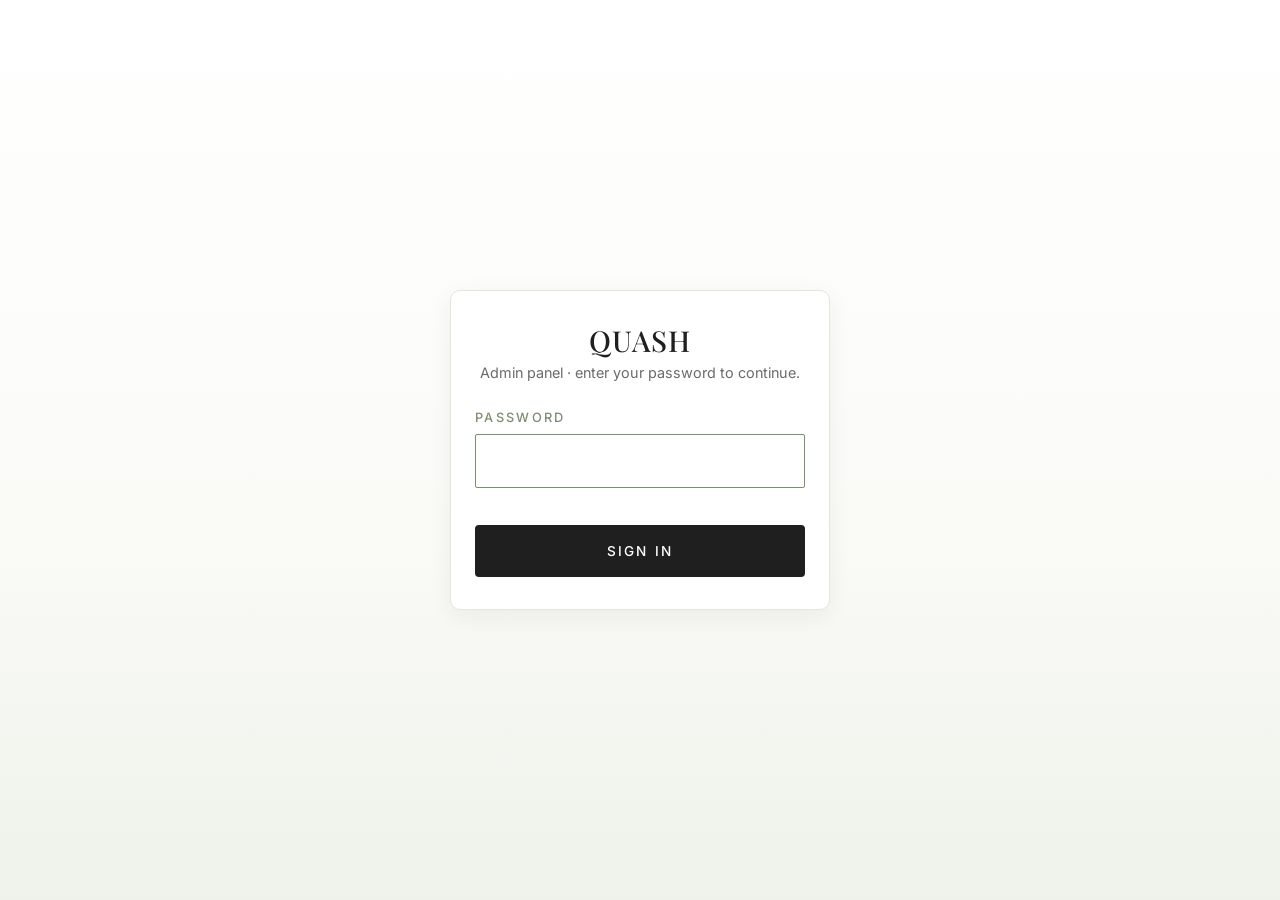
<file: admin/add-category.html>
<!DOCTYPE html>
<html lang="en">
<head>
  <meta charset="UTF-8" />
  <meta name="viewport" content="width=device-width, initial-scale=1.0" />
  <title>Add Category — Quash Admin</title>
  <meta name="robots" content="noindex, nofollow">

  <link rel="preconnect" href="https://fonts.googleapis.com">
  <link rel="preconnect" href="https://fonts.gstatic.com" crossorigin>
  <link href="https://fonts.googleapis.com/css2?family=Inter:wght@400;500;600&family=Playfair+Display:ital,wght@0,400;0,500;0,600;1,400&display=swap" rel="stylesheet">

  <link rel="stylesheet" href="css/admin.css">
  <link rel="icon" type="image/svg+xml" href="../assets/icons/favicon.svg">
</head>
<body>

  <div class="shell">
    <header class="admin-nav">
      <div class="admin-nav__brand">
        <span class="admin-nav__brand-name">QUASH</span>
        <span class="admin-nav__tag">Admin</span>
      </div>
      <button class="admin-nav__logout" id="logout-btn">Sign Out</button>
    </header>

    <main class="admin-main">
      <a href="index.html" class="page-back">← Back</a>

      <div class="page-head">
        <h1>Add Category</h1>
        <p>New collections are active by default. The slug is generated from the name automatically.</p>
      </div>

      <form class="form" id="add-cat-form" autocomplete="off" novalidate>

        <div class="field">
          <label class="field__label" for="cat-name">Category Name <span class="req">*</span></label>
          <input type="text" id="cat-name" class="input" required maxlength="60" placeholder="e.g. Heels" />
        </div>

        <div class="field">
          <span class="field__label">URL slug (auto-generated)</span>
          <div class="code-preview" id="slug-preview">—</div>
          <div class="field__hint">Used in <code>category.html?cat=…</code>. Cannot be changed once saved.</div>
        </div>

        <div class="field image-field">
          <span class="field__label">Category Image</span>
          <div class="image-drop" id="cat-drop">
            <input type="file" accept="image/*" id="cat-file" />
            <div class="image-drop__hint">
              <strong>Tap to upload</strong><br>
              <span class="muted">portrait 4:5 recommended</span>
            </div>
          </div>
          <div class="field__hint">Optional. Falls back to a sage placeholder if left blank.</div>
        </div>

        <div class="save-bar">
          <a href="index.html" class="btn btn--ghost">Cancel</a>
          <button type="submit" class="btn btn--primary" id="save-cat">Save Category</button>
        </div>
      </form>
    </main>
  </div>

  <script src="../js/config.js"></script>
  <script src="js/config.js"></script>
  <script src="js/auth.js"></script>
  <script src="js/shared.js"></script>
  <script src="js/api.js"></script>
  <script src="js/add-category.js"></script>
</body>
</html>
</file>
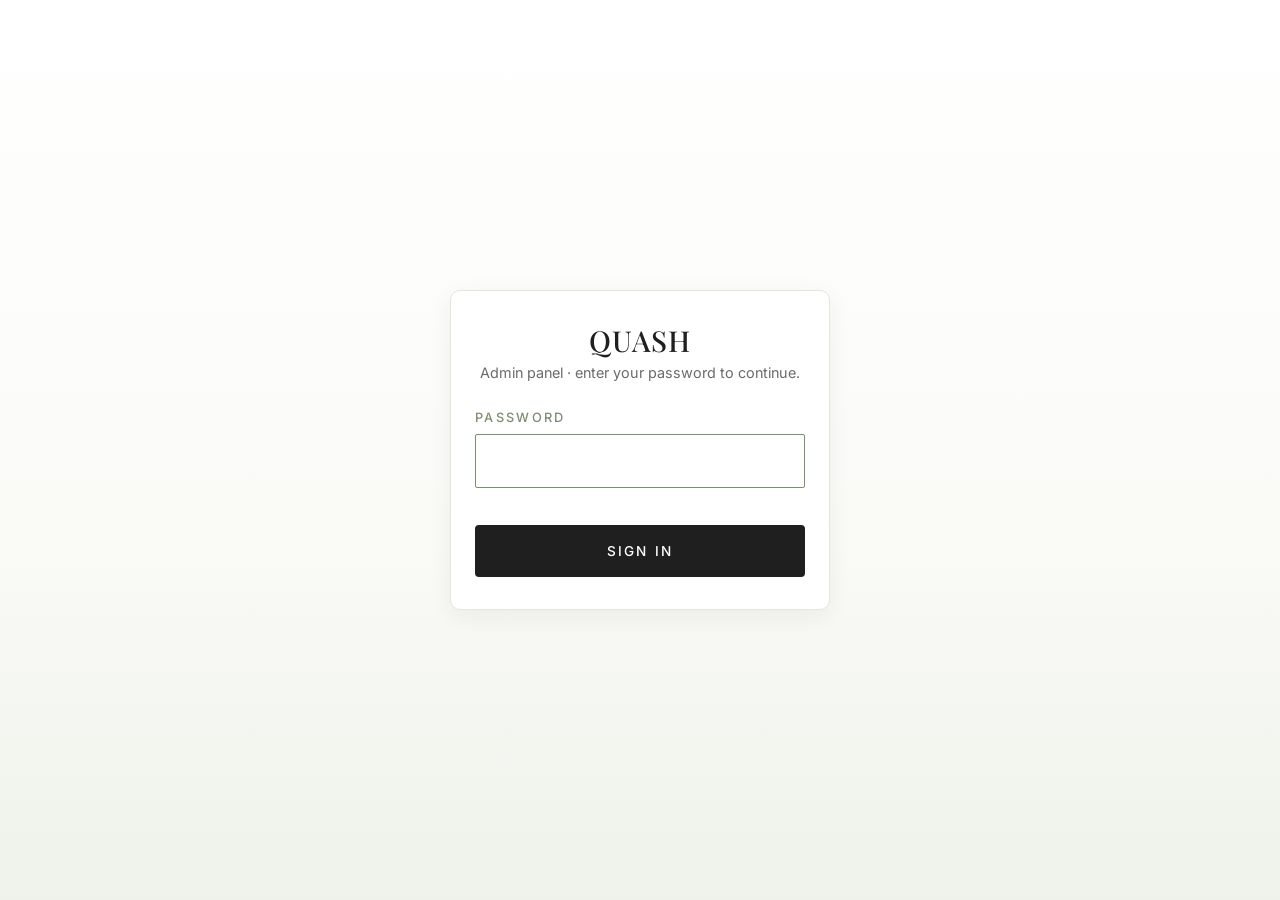
<file: admin/add-item.html>
<!DOCTYPE html>
<html lang="en">
<head>
  <meta charset="UTF-8" />
  <meta name="viewport" content="width=device-width, initial-scale=1.0" />
  <title>Add Item — Quash Admin</title>
  <meta name="robots" content="noindex, nofollow">

  <link rel="preconnect" href="https://fonts.googleapis.com">
  <link rel="preconnect" href="https://fonts.gstatic.com" crossorigin>
  <link href="https://fonts.googleapis.com/css2?family=Inter:wght@400;500;600&family=Playfair+Display:ital,wght@0,400;0,500;0,600;1,400&display=swap" rel="stylesheet">

  <link rel="stylesheet" href="css/admin.css">
  <link rel="icon" type="image/svg+xml" href="../assets/icons/favicon.svg">
</head>
<body>

  <div class="shell">
    <header class="admin-nav">
      <div class="admin-nav__brand">
        <span class="admin-nav__brand-name">QUASH</span>
        <span class="admin-nav__tag">Admin</span>
      </div>
      <button class="admin-nav__logout" id="logout-btn">Sign Out</button>
    </header>

    <main class="admin-main">
      <a href="index.html" class="page-back">← Back</a>

      <div class="page-head">
        <h1>Add Item</h1>
        <p>New products are active by default. The product code is assigned automatically.</p>
      </div>

      <form class="form" id="add-form" autocomplete="off" novalidate>

        <div class="field">
          <span class="field__label">Product Code</span>
          <div class="code-preview" id="code-preview">Generating…</div>
          <div class="field__hint">Assigned automatically. Permanent once created.</div>
        </div>

        <div class="field">
          <label class="field__label" for="name">Item Name <span class="req">*</span></label>
          <input type="text" id="name" class="input" required maxlength="120" placeholder="e.g. Pearl Belly" />
        </div>

        <div class="field">
          <label class="field__label" for="category">Category <span class="req">*</span></label>
          <select id="category" class="select" required>
            <option value="" disabled selected>Choose a category…</option>
          </select>
        </div>

        <div class="field">
          <label class="field__label" for="description">Description</label>
          <textarea id="description" class="textarea" maxlength="1200" placeholder="Optional — fabric, finish, special notes…"></textarea>
          <div class="field__hint">Optional. Up to ~200 words.</div>
        </div>

        <div class="field image-field">
          <span class="field__label">Image 1 <span class="req">*</span></span>
          <div class="image-drop" id="drop-1">
            <input type="file" accept="image/*" id="file-1" />
            <div class="image-drop__hint">
              <strong>Tap to upload</strong><br>
              from your gallery or camera
            </div>
          </div>
        </div>

        <div class="field image-field">
          <span class="field__label">Image 2</span>
          <div class="image-drop" id="drop-2">
            <input type="file" accept="image/*" id="file-2" />
            <div class="image-drop__hint">
              <strong>Optional second image</strong><br>
              <span class="muted">tap to upload</span>
            </div>
          </div>
        </div>

        <label class="checkbox-row">
          <input type="checkbox" id="featured" />
          <span class="checkbox-row__text">
            Featured on home page
            <small>Show this product in the "This Season's Edit" section.</small>
          </span>
        </label>

        <div class="save-bar">
          <a href="index.html" class="btn btn--ghost">Cancel</a>
          <button type="submit" class="btn btn--primary" id="save-btn">Save Item</button>
        </div>
      </form>
    </main>
  </div>

  <!-- Public CONFIG + Data layer (gives us live CATEGORIES) -->
  <script src="../js/config.js"></script>
  <script src="../js/data.js"></script>
  <script src="js/config.js"></script>
  <script src="js/auth.js"></script>
  <script src="js/shared.js"></script>
  <script src="js/api.js"></script>
  <script src="js/add-item.js"></script>
</body>
</html>
</file>
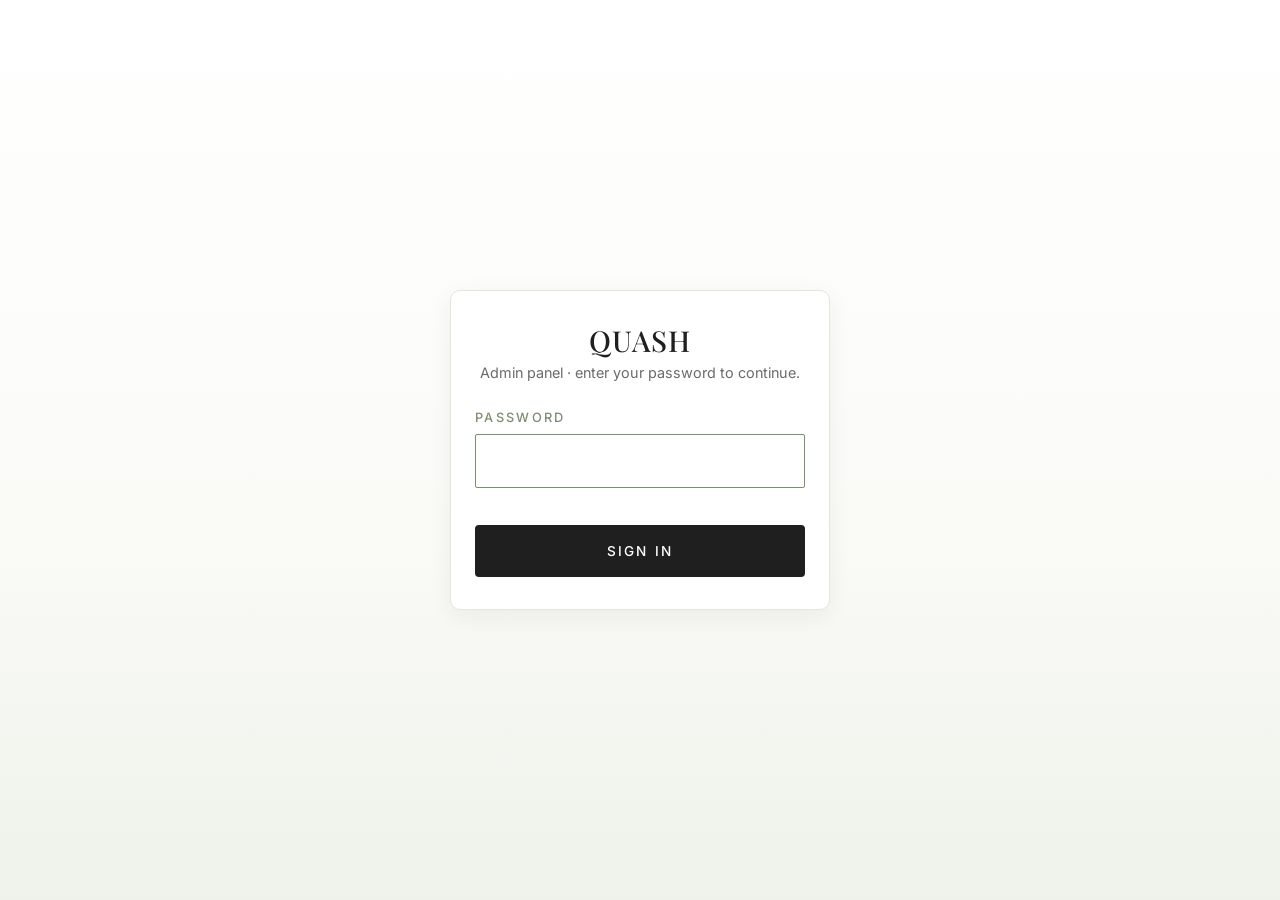
<file: admin/delete-category.html>
<!DOCTYPE html>
<html lang="en">
<head>
  <meta charset="UTF-8" />
  <meta name="viewport" content="width=device-width, initial-scale=1.0" />
  <title>Delete Category — Quash Admin</title>
  <meta name="robots" content="noindex, nofollow">

  <link rel="preconnect" href="https://fonts.googleapis.com">
  <link rel="preconnect" href="https://fonts.gstatic.com" crossorigin>
  <link href="https://fonts.googleapis.com/css2?family=Inter:wght@400;500;600&family=Playfair+Display:ital,wght@0,400;0,500;0,600;1,400&display=swap" rel="stylesheet">

  <link rel="stylesheet" href="css/admin.css">
  <link rel="icon" type="image/svg+xml" href="../assets/icons/favicon.svg">
</head>
<body>

  <div class="shell">
    <header class="admin-nav">
      <div class="admin-nav__brand">
        <span class="admin-nav__brand-name">QUASH</span>
        <span class="admin-nav__tag">Admin</span>
      </div>
      <button class="admin-nav__logout" id="logout-btn">Sign Out</button>
    </header>

    <main class="admin-main">

      <!-- ============== LIST VIEW ============== -->
      <section id="view-list">
        <a href="index.html" class="page-back">← Back</a>

        <div class="page-head">
          <h1>Delete Category</h1>
          <p>Pick a category to remove. Categories with products attached cannot be deleted — deactivate them or move the products first.</p>
        </div>

        <div id="list-status" class="muted" style="font-size:.85rem;margin-bottom:.75rem;"></div>
        <div class="result-list" id="cat-list"></div>
        <div class="spinner is-hidden" id="loading-spinner"></div>
      </section>

      <!-- ============== CONFIRM VIEW ============== -->
      <section id="view-confirm" class="is-hidden">
        <button class="page-back" id="back-to-list" type="button">← Back to list</button>

        <div class="page-head">
          <h1 id="confirm-title">Delete this category?</h1>
          <p id="confirm-subtitle" class="muted"></p>
        </div>

        <!-- Product count box -->
        <div id="count-card" class="contact__card" style="margin-bottom:1.25rem;">
          <h3 class="contact__card-title">Products in this category</h3>
          <p class="contact__card-text" id="count-value">—</p>
          <p class="contact__card-text contact__card-text--muted" id="count-hint"></p>
        </div>

        <!-- Safe option -->
        <div id="action-deactivate" class="is-hidden">
          <p class="muted" style="margin-bottom:.75rem;">Safer option: deactivate the category. It disappears from the public site but its products stay reachable by direct link, and the slug stays reserved.</p>
          <button type="button" class="btn btn--ghost btn--block" id="btn-deactivate">Deactivate Category Instead</button>
          <div class="divider-line"></div>
        </div>

        <!-- Delete confirmations -->
        <div id="action-delete">
          <label class="checkbox-row" id="confirm-checkbox-row">
            <input type="checkbox" id="confirm-check" />
            <span class="checkbox-row__text">
              I understand this cannot be undone.
              <small id="confirm-check-detail">The category row will be removed from the Sheet.</small>
            </span>
          </label>

          <div class="save-bar">
            <button type="button" class="btn btn--ghost" id="cancel-delete">Cancel</button>
            <button type="submit" class="btn btn--danger" id="btn-delete" disabled>Delete</button>
          </div>
        </div>
      </section>

    </main>
  </div>

  <script src="../js/config.js"></script>
  <script src="js/config.js"></script>
  <script src="js/auth.js"></script>
  <script src="js/shared.js"></script>
  <script src="js/api.js"></script>
  <script src="js/delete-category.js"></script>
</body>
</html>
</file>
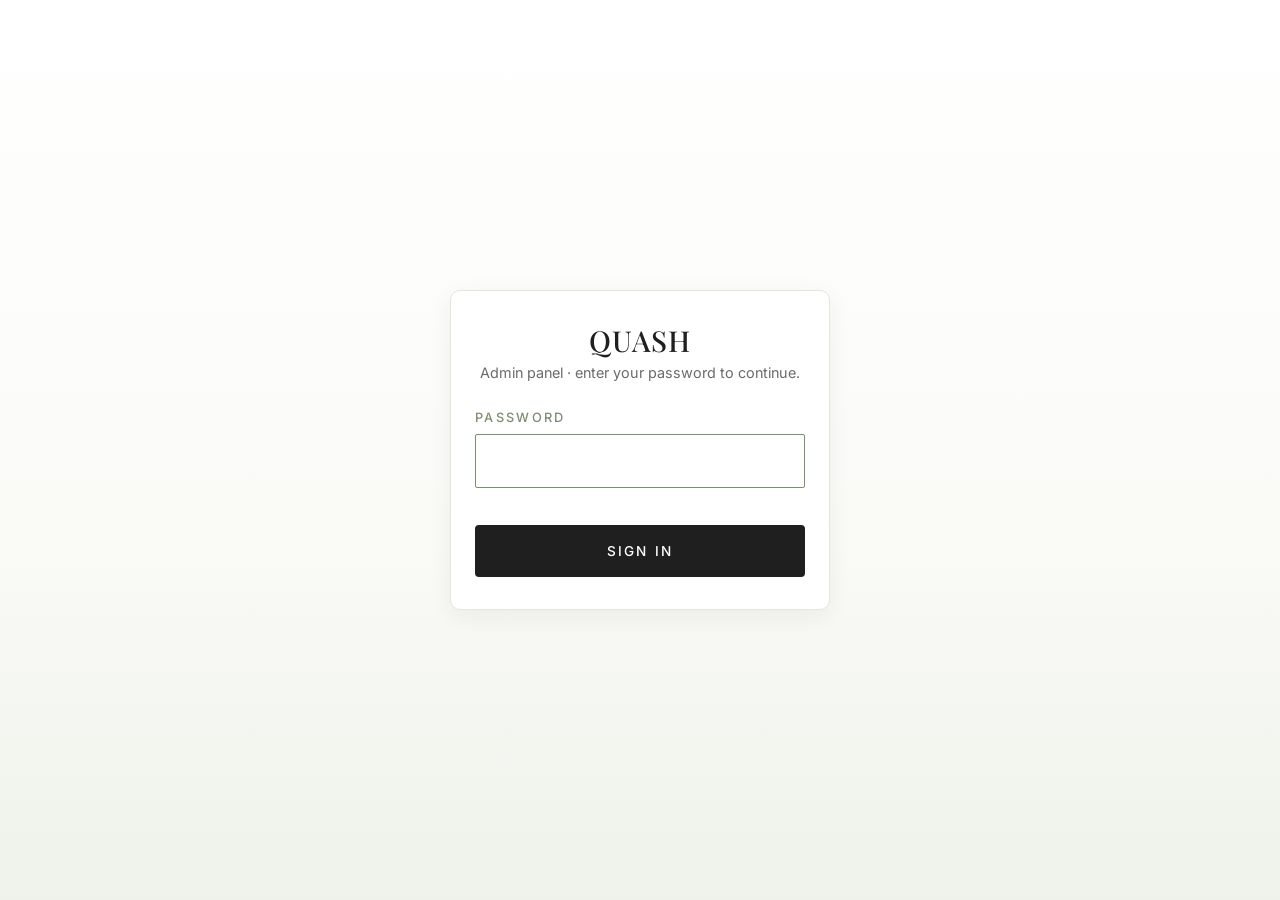
<file: admin/edit-category.html>
<!DOCTYPE html>
<html lang="en">
<head>
  <meta charset="UTF-8" />
  <meta name="viewport" content="width=device-width, initial-scale=1.0" />
  <title>Edit Category — Quash Admin</title>
  <meta name="robots" content="noindex, nofollow">

  <link rel="preconnect" href="https://fonts.googleapis.com">
  <link rel="preconnect" href="https://fonts.gstatic.com" crossorigin>
  <link href="https://fonts.googleapis.com/css2?family=Inter:wght@400;500;600&family=Playfair+Display:ital,wght@0,400;0,500;0,600;1,400&display=swap" rel="stylesheet">

  <link rel="stylesheet" href="css/admin.css">
  <link rel="icon" type="image/svg+xml" href="../assets/icons/favicon.svg">
</head>
<body>

  <div class="shell">
    <header class="admin-nav">
      <div class="admin-nav__brand">
        <span class="admin-nav__brand-name">QUASH</span>
        <span class="admin-nav__tag">Admin</span>
      </div>
      <button class="admin-nav__logout" id="logout-btn">Sign Out</button>
    </header>

    <main class="admin-main">

      <!-- ============== LIST VIEW ============== -->
      <section id="view-list">
        <a href="index.html" class="page-back">← Back</a>

        <div class="page-head">
          <h1>Edit Category</h1>
          <p>Pick a category to update. Slugs cannot be renamed — only the name, image and active status.</p>
        </div>

        <div id="list-status" class="muted" style="font-size:.85rem;margin-bottom:.75rem;"></div>
        <div class="result-list" id="cat-list"></div>
        <div class="spinner is-hidden" id="loading-spinner"></div>
      </section>

      <!-- ============== EDIT VIEW ============== -->
      <section id="view-edit" class="is-hidden">
        <button class="page-back" id="back-to-list" type="button">← Back to list</button>

        <div class="page-head">
          <h1 id="edit-title">Edit Category</h1>
          <p class="muted">The slug below is permanent — change name and image freely.</p>
        </div>

        <form class="form" id="edit-cat-form" autocomplete="off" novalidate>

          <div class="field">
            <span class="field__label">Slug</span>
            <div class="code-preview" id="edit-slug">—</div>
            <div class="field__hint">Permanent. Used in product tags and URLs.</div>
          </div>

          <div class="field">
            <label class="field__label" for="edit-cat-name">Category Name <span class="req">*</span></label>
            <input type="text" id="edit-cat-name" class="input" required maxlength="60" />
          </div>

          <div class="field image-field">
            <span class="field__label">Category Image</span>
            <div class="image-drop" id="edit-cat-drop">
              <input type="file" accept="image/*" id="edit-cat-file" />
              <div class="image-drop__hint">
                <strong>Tap to replace</strong><br>
                <span class="muted">leave blank to keep current</span>
              </div>
            </div>
          </div>

          <label class="checkbox-row">
            <input type="checkbox" id="edit-cat-active" />
            <span class="checkbox-row__text">
              Active on website
              <small>Uncheck to hide this category (its products stay reachable by direct link).</small>
            </span>
          </label>

          <div class="save-bar">
            <button type="button" class="btn btn--ghost" id="cancel-edit">Cancel</button>
            <button type="submit" class="btn btn--primary" id="save-edit">Save Changes</button>
          </div>
        </form>
      </section>

    </main>
  </div>

  <script src="../js/config.js"></script>
  <script src="js/config.js"></script>
  <script src="js/auth.js"></script>
  <script src="js/shared.js"></script>
  <script src="js/api.js"></script>
  <script src="js/edit-category.js"></script>
</body>
</html>
</file>
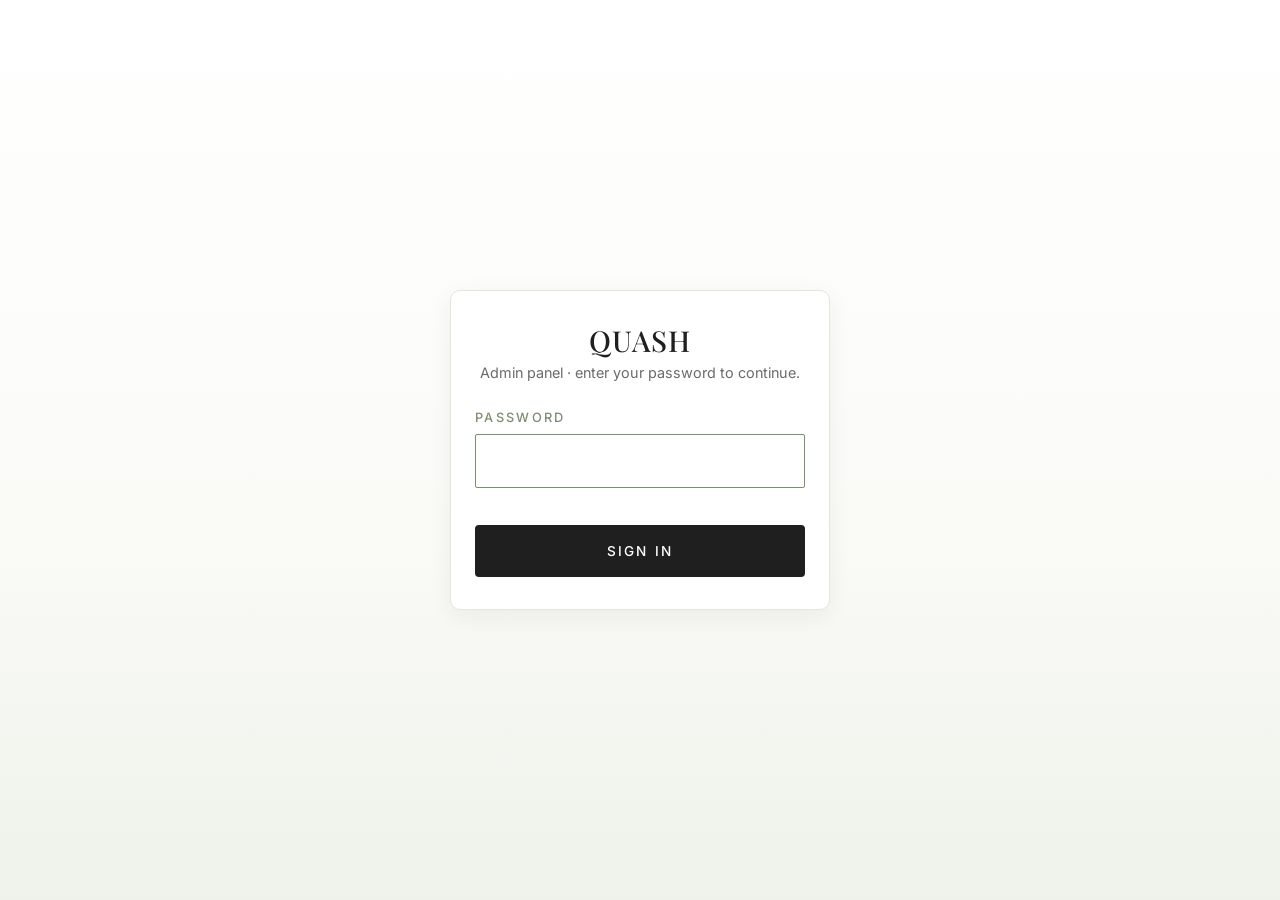
<file: admin/edit-item.html>
<!DOCTYPE html>
<html lang="en">
<head>
  <meta charset="UTF-8" />
  <meta name="viewport" content="width=device-width, initial-scale=1.0" />
  <title>Edit Item — Quash Admin</title>
  <meta name="robots" content="noindex, nofollow">

  <link rel="preconnect" href="https://fonts.googleapis.com">
  <link rel="preconnect" href="https://fonts.gstatic.com" crossorigin>
  <link href="https://fonts.googleapis.com/css2?family=Inter:wght@400;500;600&family=Playfair+Display:ital,wght@0,400;0,500;0,600;1,400&display=swap" rel="stylesheet">

  <link rel="stylesheet" href="css/admin.css">
  <link rel="icon" type="image/svg+xml" href="../assets/icons/favicon.svg">
</head>
<body>

  <div class="shell">
    <header class="admin-nav">
      <div class="admin-nav__brand">
        <span class="admin-nav__brand-name">QUASH</span>
        <span class="admin-nav__tag">Admin</span>
      </div>
      <button class="admin-nav__logout" id="logout-btn">Sign Out</button>
    </header>

    <main class="admin-main">

      <!-- ============== FIND VIEW ============== -->
      <section id="view-find">
        <a href="index.html" class="page-back">← Back</a>

        <div class="page-head">
          <h1>Edit Item</h1>
          <p>Find a product to update. Search by name or code, or browse by category.</p>
        </div>

        <div class="tabs" role="tablist">
          <button class="tabs__tab is-active" id="tab-search" role="tab">Search</button>
          <button class="tabs__tab" id="tab-browse" role="tab">Browse</button>
        </div>

        <!-- Search panel -->
        <div id="panel-search">
          <div class="field">
            <label class="field__label" for="search-input">Search by name or code</label>
            <input type="search" id="search-input" class="input" placeholder="e.g. Pearl, or QSH-001"
                   autocomplete="off" inputmode="search" />
          </div>
        </div>

        <!-- Browse panel -->
        <div id="panel-browse" class="is-hidden">
          <div class="field">
            <label class="field__label" for="browse-category">Choose a category</label>
            <select id="browse-category" class="select">
              <option value="" disabled selected>Select a category…</option>
            </select>
          </div>
        </div>

        <div class="divider-line"></div>

        <div id="results-status" class="muted" style="font-size:.85rem;margin-bottom:.75rem;"></div>
        <div class="result-list" id="result-list"></div>
        <div class="spinner is-hidden" id="loading-spinner"></div>
      </section>

      <!-- ============== EDIT VIEW ============== -->
      <section id="view-edit" class="is-hidden">
        <button class="page-back" id="back-to-find" type="button">← Back to results</button>

        <div class="page-head">
          <h1 id="edit-title">Edit Item</h1>
          <p id="edit-subtitle" class="muted"></p>
        </div>

        <form class="form" id="edit-form" autocomplete="off" novalidate>

          <div class="field">
            <span class="field__label">Product Code</span>
            <div class="code-preview" id="edit-code">—</div>
            <div class="field__hint">Permanent. Cannot be changed.</div>
          </div>

          <div class="field">
            <label class="field__label" for="edit-name">Item Name <span class="req">*</span></label>
            <input type="text" id="edit-name" class="input" required maxlength="120" />
          </div>

          <div class="field">
            <label class="field__label" for="edit-category">Category <span class="req">*</span></label>
            <select id="edit-category" class="select" required></select>
          </div>

          <div class="field">
            <label class="field__label" for="edit-description">Description</label>
            <textarea id="edit-description" class="textarea" maxlength="1200"></textarea>
          </div>

          <div class="field image-field">
            <span class="field__label">Image 1 <span class="req">*</span></span>
            <div class="image-drop" id="edit-drop-1">
              <input type="file" accept="image/*" id="edit-file-1" />
              <div class="image-drop__hint">
                <strong>Tap to replace</strong><br>
                <span class="muted">leave blank to keep current image</span>
              </div>
            </div>
          </div>

          <div class="field image-field">
            <span class="field__label">Image 2</span>
            <div class="image-drop" id="edit-drop-2">
              <input type="file" accept="image/*" id="edit-file-2" />
              <div class="image-drop__hint">
                <strong>Tap to replace</strong><br>
                <span class="muted">leave blank to keep current</span>
              </div>
            </div>
          </div>

          <label class="checkbox-row">
            <input type="checkbox" id="edit-featured" />
            <span class="checkbox-row__text">
              Featured on home page
              <small>Show this product in the "This Season's Edit" section.</small>
            </span>
          </label>

          <label class="checkbox-row">
            <input type="checkbox" id="edit-active" />
            <span class="checkbox-row__text">
              Active on website
              <small>Uncheck to hide this product from the public site. The product code remains reserved.</small>
            </span>
          </label>

          <div class="save-bar">
            <button type="button" class="btn btn--ghost" id="cancel-edit">Cancel</button>
            <button type="submit" class="btn btn--primary" id="save-edit">Save Changes</button>
          </div>
        </form>
      </section>

    </main>
  </div>

  <script src="../js/config.js"></script>
  <script src="../js/data.js"></script>
  <script src="js/config.js"></script>
  <script src="js/auth.js"></script>
  <script src="js/shared.js"></script>
  <script src="js/api.js"></script>
  <script src="js/edit-item.js"></script>
</body>
</html>
</file>
<file: css/style.css>
/* =========================================================================
   Quash — Global Stylesheet
   -------------------------------------------------------------------------
   Loads on every page. Contains:
     1. Design tokens (colors, type, spacing)
     2. Modern reset
     3. Typography
     4. Layout primitives (container, section)
     5. Buttons
     6. Navbar
     7. Footer
     8. Floating WhatsApp button
     9. Shared product card
    10. Utility classes
   ========================================================================= */

/* 1. DESIGN TOKENS ======================================================= */
:root {
  /* Palette */
  --color-bg:          #FFFFFF;
  --color-bg-soft:     #FAFAF7;
  --color-bg-sage:     #EEF2EA;
  --color-sage:        #A8B89E;
  --color-sage-deep:   #7C8E72;
  --color-sage-line:   #D6DDD0;
  --color-text:        #1F1F1F;
  --color-text-muted:  #6B6B6B;
  --color-text-soft:   #8A8A8A;
  --color-border:      #E8E4DD;
  --color-whatsapp:    #25D366;
  --color-whatsapp-dk: #128C7E;

  /* Typography */
  --font-serif: "Playfair Display", "Cormorant Garamond", Georgia, "Times New Roman", serif;
  --font-sans:  "Inter", -apple-system, BlinkMacSystemFont, "Segoe UI", Roboto, sans-serif;

  /* Type scale (fluid) */
  --fs-display: clamp(2.4rem, 5.5vw, 4.4rem);
  --fs-h1:      clamp(2rem, 4vw, 3rem);
  --fs-h2:      clamp(1.6rem, 3vw, 2.25rem);
  --fs-h3:      clamp(1.2rem, 2vw, 1.45rem);
  --fs-lg:      1.0625rem;
  --fs-base:    1rem;
  --fs-sm:      0.875rem;
  --fs-xs:      0.75rem;

  /* Spacing scale */
  --space-1:  0.25rem;
  --space-2:  0.5rem;
  --space-3:  0.75rem;
  --space-4:  1rem;
  --space-5:  1.25rem;
  --space-6:  1.5rem;
  --space-8:  2rem;
  --space-10: 2.5rem;
  --space-12: 3rem;
  --space-16: 4rem;
  --space-20: 5rem;
  --space-24: 6rem;
  --space-32: 8rem;

  /* Layout */
  --container-max: 1280px;
  --container-pad: clamp(1.25rem, 4vw, 2.5rem);

  /* Effects */
  --radius-sm: 2px;
  --radius:    4px;
  --radius-lg: 10px;
  --shadow-soft:  0 6px 24px rgba(31, 31, 31, 0.06);
  --shadow-card:  0 2px 12px rgba(31, 31, 31, 0.04);
  --shadow-float: 0 10px 30px rgba(31, 31, 31, 0.14);

  /* Motion */
  --ease: cubic-bezier(0.22, 0.61, 0.36, 1);
  --t-fast: 160ms;
  --t-base: 240ms;
}

/* 2. RESET =============================================================== */
*, *::before, *::after { box-sizing: border-box; }
html { -webkit-text-size-adjust: 100%; scroll-behavior: smooth; }
body, h1, h2, h3, h4, p, ul, ol, figure, blockquote { margin: 0; }
ul, ol { padding: 0; list-style: none; }
img, picture, svg, video { display: block; max-width: 100%; height: auto; }
button { font: inherit; color: inherit; background: none; border: 0; cursor: pointer; padding: 0; }
a { color: inherit; text-decoration: none; }
input, select, textarea { font: inherit; }

/* 3. BASE TYPOGRAPHY ===================================================== */
body {
  font-family: var(--font-sans);
  font-size: var(--fs-base);
  line-height: 1.6;
  color: var(--color-text);
  background: var(--color-bg);
  -webkit-font-smoothing: antialiased;
  text-rendering: optimizeLegibility;
}

h1, h2, h3, h4 {
  font-family: var(--font-serif);
  font-weight: 500;
  line-height: 1.15;
  letter-spacing: -0.005em;
  color: var(--color-text);
}

h1 { font-size: var(--fs-h1); }
h2 { font-size: var(--fs-h2); }
h3 { font-size: var(--fs-h3); }

p { color: var(--color-text-muted); }

::selection { background: var(--color-bg-sage); color: var(--color-text); }

/* 4. LAYOUT PRIMITIVES =================================================== */
.container {
  width: 100%;
  max-width: var(--container-max);
  margin: 0 auto;
  padding-left: var(--container-pad);
  padding-right: var(--container-pad);
}

.section {
  padding-top: var(--space-20);
  padding-bottom: var(--space-20);
}
.section--tight { padding-top: var(--space-12); padding-bottom: var(--space-12); }
.section--soft  { background: var(--color-bg-soft); }
.section--sage  { background: var(--color-bg-sage); }

.section-head {
  text-align: center;
  margin-bottom: var(--space-12);
}
.section-eyebrow {
  display: inline-block;
  font-family: var(--font-sans);
  font-size: var(--fs-xs);
  text-transform: uppercase;
  letter-spacing: 0.22em;
  color: var(--color-sage-deep);
  margin-bottom: var(--space-3);
}
.section-title {
  font-size: var(--fs-h2);
  font-weight: 500;
}
.section-subtitle {
  margin-top: var(--space-3);
  color: var(--color-text-muted);
  max-width: 56ch;
  margin-left: auto;
  margin-right: auto;
}

.divider {
  width: 40px;
  height: 1px;
  background: var(--color-sage);
  margin: var(--space-4) auto 0;
}

/* 5. BUTTONS ============================================================= */
.btn {
  display: inline-flex;
  align-items: center;
  justify-content: center;
  gap: var(--space-2);
  min-height: 48px;
  padding: 0 var(--space-8);
  font-family: var(--font-sans);
  font-size: var(--fs-sm);
  font-weight: 500;
  letter-spacing: 0.14em;
  text-transform: uppercase;
  border-radius: var(--radius);
  transition: background var(--t-base) var(--ease),
              color var(--t-base) var(--ease),
              border-color var(--t-base) var(--ease);
  white-space: nowrap;
}

.btn--primary {
  background: var(--color-text);
  color: #fff;
}
.btn--primary:hover { background: var(--color-sage-deep); }

.btn--sage {
  background: var(--color-sage);
  color: #fff;
}
.btn--sage:hover { background: var(--color-sage-deep); }

.btn--ghost {
  background: transparent;
  color: var(--color-text);
  border: 1px solid var(--color-text);
}
.btn--ghost:hover { background: var(--color-text); color: #fff; }

.btn--light {
  background: #fff;
  color: var(--color-text);
  border: 1px solid var(--color-border);
}
.btn--light:hover { border-color: var(--color-sage); color: var(--color-sage-deep); }

.btn--whatsapp {
  background: var(--color-whatsapp);
  color: #fff;
}
.btn--whatsapp:hover { background: var(--color-whatsapp-dk); }

.btn--block { width: 100%; }
.btn--sm { min-height: 40px; padding: 0 var(--space-5); font-size: var(--fs-xs); }

.btn .icon { width: 18px; height: 18px; flex-shrink: 0; }

/* 6. NAVBAR ============================================================== */
.nav {
  position: sticky;
  top: 0;
  z-index: 100;
  background: rgba(255, 255, 255, 0.92);
  backdrop-filter: saturate(140%) blur(10px);
  -webkit-backdrop-filter: saturate(140%) blur(10px);
  border-bottom: 1px solid var(--color-border);
}

.nav__inner {
  display: flex;
  align-items: center;
  justify-content: space-between;
  height: 72px;
}

.nav__brand {
  display: flex;
  align-items: center;
  gap: var(--space-3);
}
.nav__logo {
  height: 45px;
  width: auto;
  display: block;
}
.nav__brand-name {
  font-family: var(--font-serif);
  font-size: 1.5rem;
  font-weight: 500;
  letter-spacing: 0.12em;
  color: var(--color-text);
}

.nav__links {
  display: none;
  gap: var(--space-8);
  align-items: center;
}
.nav__link {
  font-size: var(--fs-sm);
  letter-spacing: 0.18em;
  text-transform: uppercase;
  color: var(--color-text);
  padding: var(--space-2) 0;
  position: relative;
  transition: color var(--t-base) var(--ease);
}
.nav__link::after {
  content: "";
  position: absolute;
  left: 0; right: 0;
  bottom: 0;
  height: 1px;
  background: var(--color-sage);
  transform: scaleX(0);
  transform-origin: center;
  transition: transform var(--t-base) var(--ease);
}
.nav__link:hover { color: var(--color-sage-deep); }
.nav__link:hover::after,
.nav__link.is-active::after { transform: scaleX(1); }

.nav__cta {
  display: none;
}

.nav__toggle {
  width: 40px;
  height: 40px;
  display: inline-flex;
  align-items: center;
  justify-content: center;
}
.nav__toggle span {
  display: block;
  width: 22px;
  height: 1.5px;
  background: var(--color-text);
  position: relative;
}
.nav__toggle span::before,
.nav__toggle span::after {
  content: "";
  position: absolute;
  left: 0;
  width: 22px;
  height: 1.5px;
  background: var(--color-text);
}
.nav__toggle span::before { top: -7px; }
.nav__toggle span::after  { top:  7px; }

/* Mobile drawer */
.nav__drawer {
  position: fixed;
  inset: 0;
  background: #fff;
  z-index: 200;
  padding: var(--space-8) var(--container-pad);
  transform: translateX(100%);
  transition: transform var(--t-base) var(--ease);
  display: flex;
  flex-direction: column;
}
.nav__drawer.is-open { transform: translateX(0); }
.nav__drawer-head {
  display: flex;
  justify-content: space-between;
  align-items: center;
  margin-bottom: var(--space-12);
}
.nav__drawer-close {
  width: 40px; height: 40px;
  font-size: 1.5rem;
  line-height: 1;
}
.nav__drawer-links {
  display: flex;
  flex-direction: column;
  gap: var(--space-6);
}
.nav__drawer-link {
  font-family: var(--font-serif);
  font-size: 1.75rem;
  font-weight: 500;
  color: var(--color-text);
}
.nav__drawer-link.is-active { color: var(--color-sage-deep); }
.nav__drawer-foot {
  margin-top: auto;
  padding-top: var(--space-8);
  border-top: 1px solid var(--color-border);
  display: flex;
  flex-direction: column;
  gap: var(--space-3);
  font-size: var(--fs-sm);
  color: var(--color-text-muted);
}

/* 7. FOOTER ============================================================== */
.footer {
  background: var(--color-text);
  color: #E8E8E5;
  padding: var(--space-20) 0 var(--space-8);
}
.footer__grid {
  display: grid;
  grid-template-columns: 1fr;
  gap: var(--space-12);
}
.footer__brand-name {
  font-family: var(--font-serif);
  font-size: 1.75rem;
  color: #fff;
  letter-spacing: 0.1em;
  margin-bottom: var(--space-3);
}
.footer__tagline {
  color: #B8B8B5;
  max-width: 32ch;
  font-size: var(--fs-sm);
  line-height: 1.7;
}
.footer__heading {
  font-family: var(--font-sans);
  font-size: var(--fs-xs);
  text-transform: uppercase;
  letter-spacing: 0.22em;
  color: var(--color-sage);
  margin-bottom: var(--space-5);
}
.footer__list { display: flex; flex-direction: column; gap: var(--space-3); }
.footer__list a, .footer__list span {
  color: #C8C8C5;
  font-size: var(--fs-sm);
  transition: color var(--t-base) var(--ease);
}
.footer__list a:hover { color: #fff; }
.footer__bottom {
  margin-top: var(--space-16);
  padding-top: var(--space-6);
  border-top: 1px solid rgba(255,255,255,0.08);
  font-size: var(--fs-xs);
  color: #888;
  text-align: center;
  letter-spacing: 0.08em;
}

/* 8. FLOATING WHATSAPP =================================================== */
.fab-whatsapp {
  position: fixed;
  right: var(--space-5);
  bottom: var(--space-5);
  width: 56px;
  height: 56px;
  border-radius: 50%;
  background: var(--color-whatsapp);
  color: #fff;
  display: inline-flex;
  align-items: center;
  justify-content: center;
  box-shadow: var(--shadow-float);
  z-index: 90;
  transition: background var(--t-base) var(--ease),
              transform var(--t-base) var(--ease);
}
.fab-whatsapp:hover { background: var(--color-whatsapp-dk); transform: translateY(-2px); }
.fab-whatsapp svg { width: 28px; height: 28px; }

/* 9. PRODUCT CARD (shared) =============================================== */
.product-grid {
  display: grid;
  grid-template-columns: repeat(2, 1fr);
  gap: var(--space-6) var(--space-5);
}

.product-card {
  display: block;
  background: var(--color-bg);
  transition: transform var(--t-base) var(--ease);
}
.product-card:hover { transform: translateY(-2px); }

.product-card__media {
  position: relative;
  aspect-ratio: 4 / 5;
  background: var(--color-bg-soft);
  overflow: hidden;
  border-radius: var(--radius);
}
.product-card__img {
  width: 100%;
  height: 100%;
  /* `contain` keeps the whole product visible inside the 4:5 frame,
     even when the source image isn't 4:5. The frame's bg-soft fill
     becomes a subtle letterbox on whichever side is shorter. */
  object-fit: contain;
  transition: opacity var(--t-base) var(--ease);
}
.product-card__img--placeholder {
  background: linear-gradient(160deg, #EEF2EA 0%, #FAFAF7 100%);
  display: flex;
  align-items: center;
  justify-content: center;
  height: 100%;
  color: var(--color-sage-deep);
  font-family: var(--font-serif);
  font-size: 2rem;
  letter-spacing: 0.1em;
}
.product-card__body {
  padding: var(--space-4) var(--space-1) 0;
}
.product-card__name {
  font-family: var(--font-serif);
  font-size: 1.0625rem;
  font-weight: 500;
  color: var(--color-text);
  line-height: 1.3;
  margin-bottom: var(--space-1);
}
.product-card__code {
  font-size: var(--fs-xs);
  color: var(--color-text-soft);
  letter-spacing: 0.12em;
  text-transform: uppercase;
}

/* 10. UTILITIES ========================================================== */
.is-hidden { display: none !important; }
.sr-only {
  position: absolute; width: 1px; height: 1px;
  padding: 0; margin: -1px; overflow: hidden;
  clip: rect(0,0,0,0); white-space: nowrap; border: 0;
}
.text-center { text-align: center; }

/* Skeleton loaders */
.skeleton {
  background: linear-gradient(90deg, #F4F2EE 0%, #FAFAF7 50%, #F4F2EE 100%);
  background-size: 200% 100%;
  animation: skeleton-shimmer 1.4s linear infinite;
  border-radius: var(--radius);
}
@keyframes skeleton-shimmer {
  0% { background-position: 200% 0; }
  100% { background-position: -200% 0; }
}

/* Empty state */
.empty-state {
  text-align: center;
  padding: var(--space-16) var(--space-4);
  color: var(--color-text-muted);
}
.empty-state h3 {
  margin-bottom: var(--space-3);
  color: var(--color-text);
}

/* Fade-in on load */
.fade-in { animation: fadeIn 400ms var(--ease) both; }
@keyframes fadeIn {
  from { opacity: 0; transform: translateY(8px); }
  to { opacity: 1; transform: translateY(0); }
}

/* =========================================================================
   RESPONSIVE — Tablet (≥640px)
   ========================================================================= */
@media (min-width: 640px) {
  .product-grid {
    grid-template-columns: repeat(3, 1fr);
    gap: var(--space-8) var(--space-6);
  }
  .footer__grid {
    grid-template-columns: 1.4fr 1fr 1fr;
  }
}

/* =========================================================================
   RESPONSIVE — Desktop (≥1024px)
   ========================================================================= */
@media (min-width: 1024px) {
  .nav__inner { height: 84px; }
  .nav__links { display: flex; }
  .nav__cta { display: inline-flex; }
  .nav__toggle { display: none; }
  .nav__drawer { display: none; }

  .product-grid {
    grid-template-columns: repeat(4, 1fr);
    gap: var(--space-12) var(--space-6);
  }
  .product-card__body { padding-top: var(--space-5); }

  .section { padding-top: var(--space-24); padding-bottom: var(--space-24); }
}

/* Focus states (premium, subtle) */
:focus { outline: none; }
:focus-visible {
  outline: 2px solid var(--color-sage-deep);
  outline-offset: 3px;
  border-radius: 2px;
}
.btn:focus-visible { outline-offset: 4px; }
.product-card:focus-visible { outline-offset: 6px; }

/* Respect users who prefer reduced motion */
@media (prefers-reduced-motion: reduce) {
  *, *::before, *::after {
    animation-duration: 0.01ms !important;
    transition-duration: 0.01ms !important;
  }
}
</file>
<file: css/home.css>
/* =========================================================================
   Quash — Home Page Styles
   -------------------------------------------------------------------------
   Sections:
     1. Hero
     2. Categories grid
     3. About
     4. Testimonials
     5. Contact
   ========================================================================= */

/* 1. HERO ================================================================ */
.hero {
  padding-top: var(--space-12);
  padding-bottom: var(--space-16);
  background: linear-gradient(180deg, #FFFFFF 0%, #FAFAF7 100%);
  overflow: hidden;
}

.hero__inner {
  display: grid;
  grid-template-columns: 1fr;
  gap: var(--space-12);
  align-items: center;
}

.hero__content { order: 2; }
.hero__media   { order: 1; }

.hero__eyebrow {
  display: inline-block;
  font-size: var(--fs-xs);
  text-transform: uppercase;
  letter-spacing: 0.22em;
  color: var(--color-sage-deep);
  margin-bottom: var(--space-5);
}

.hero__title {
  font-size: var(--fs-display);
  font-weight: 500;
  line-height: 1.05;
  letter-spacing: -0.015em;
  margin-bottom: var(--space-6);
}
.hero__title em {
  font-style: italic;
  font-weight: 400;
  color: var(--color-sage-deep);
}

.hero__subtitle {
  font-size: var(--fs-lg);
  color: var(--color-text-muted);
  max-width: 48ch;
  line-height: 1.7;
  margin-bottom: var(--space-8);
}

.hero__actions {
  display: flex;
  flex-wrap: wrap;
  gap: var(--space-3);
}

.hero__media-frame {
  aspect-ratio: 4 / 5;
  background: linear-gradient(160deg, #EEF2EA 0%, #D6DDD0 100%);
  border-radius: var(--radius-lg);
  overflow: hidden;
  position: relative;
  box-shadow: var(--shadow-soft);
  display: flex;
  align-items: center;
  justify-content: center;
}
.hero__image {
  width: 100%;
  height: 100%;
  object-fit: cover;
  display: block;
  border-radius: inherit;
}
.hero__media-placeholder {
  font-family: var(--font-serif);
  font-size: clamp(6rem, 18vw, 12rem);
  color: rgba(255, 255, 255, 0.7);
  letter-spacing: 0.05em;
  font-style: italic;
}
.hero__media-caption {
  margin-top: var(--space-3);
  font-size: var(--fs-xs);
  text-transform: uppercase;
  letter-spacing: 0.22em;
  color: var(--color-text-soft);
  text-align: center;
}

/* 2. CATEGORIES =========================================================== */
.categories-grid {
  display: grid;
  grid-template-columns: 1fr;
  gap: var(--space-5);
}

.category-tile {
  position: relative;
  display: block;
  aspect-ratio: 4 / 5;
  border-radius: var(--radius);
  overflow: hidden;
  background: var(--color-bg-sage);
  transition: transform var(--t-base) var(--ease);
}
.category-tile:hover { transform: translateY(-3px); }

.category-tile__bg {
  position: absolute;
  inset: 0;
  background: linear-gradient(160deg, #EEF2EA 0%, #D6DDD0 100%);
  display: flex;
  align-items: center;
  justify-content: center;
}
.category-tile__bg-letter {
  font-family: var(--font-serif);
  font-size: clamp(4rem, 10vw, 7rem);
  color: rgba(255,255,255,0.55);
  font-style: italic;
  letter-spacing: 0.05em;
}
.category-tile__img {
  position: absolute;
  inset: 0;
  width: 100%;
  height: 100%;
  object-fit: cover;
  display: block;
}
.category-tile__overlay {
  position: absolute;
  inset: 0;
  background: linear-gradient(180deg, transparent 50%, rgba(31,31,31,0.55) 100%);
}
.category-tile__content {
  position: absolute;
  left: var(--space-5);
  right: var(--space-5);
  bottom: var(--space-5);
  color: #fff;
}
.category-tile__name {
  font-family: var(--font-serif);
  font-size: 1.5rem;
  font-weight: 500;
  letter-spacing: 0.02em;
  margin-bottom: var(--space-1);
}
.category-tile__cta {
  display: inline-flex;
  align-items: center;
  gap: var(--space-2);
  font-size: var(--fs-xs);
  text-transform: uppercase;
  letter-spacing: 0.22em;
  color: rgba(255,255,255,0.85);
}
.category-tile__cta::after {
  content: "→";
  transition: transform var(--t-base) var(--ease);
}
.category-tile:hover .category-tile__cta::after {
  transform: translateX(4px);
}

/* 3. ABOUT =============================================================== */
.about__inner {
  display: grid;
  grid-template-columns: 1fr;
  gap: var(--space-10);
  align-items: center;
}

.about__media-frame {
  aspect-ratio: 4 / 5;
  border-radius: var(--radius-lg);
  background: linear-gradient(160deg, #FFFFFF 0%, #D6DDD0 100%);
  display: flex;
  align-items: center;
  justify-content: center;
  box-shadow: var(--shadow-soft);
  max-width: 500px;
  margin: 0 auto;
  width: 100%;
}
.about__media-placeholder {
  font-family: var(--font-serif);
  font-style: italic;
  font-size: clamp(2.5rem, 6vw, 4rem);
  color: var(--color-sage-deep);
  letter-spacing: 0.08em;
}

.about__title {
  margin-bottom: var(--space-6);
}
.about__title em {
  font-style: italic;
  font-weight: 400;
  color: var(--color-sage-deep);
  font-size: 0.7em;
  display: inline-block;
  margin-bottom: var(--space-2);
}

.about__text {
  font-size: var(--fs-lg);
  line-height: 1.8;
  color: var(--color-text);
  margin-bottom: var(--space-8);
  max-width: 56ch;
}

.about__image {
  width: 100%;
  height: 100%;
  object-fit: cover;
  display: block;
  border-radius: inherit;
}
/* 4. TESTIMONIALS ======================================================== */
.testimonials {
  display: grid;
  grid-template-columns: 1fr;
  gap: var(--space-8);
}

.testimonial {
  background: var(--color-bg-soft);
  padding: var(--space-8) var(--space-6);
  border-radius: var(--radius);
  border: 1px solid var(--color-border);
  position: relative;
}
.testimonial::before {
  content: "\201C";
  position: absolute;
  top: 0.2em;
  left: 0.3em;
  font-family: var(--font-serif);
  font-size: 4rem;
  color: var(--color-sage);
  line-height: 1;
}
.testimonial__quote {
  font-family: var(--font-serif);
  font-style: italic;
  font-size: 1.125rem;
  line-height: 1.6;
  color: var(--color-text);
  margin-bottom: var(--space-5);
  padding-top: var(--space-3);
}
.testimonial__cite {
  font-style: normal;
  display: flex;
  flex-direction: column;
  gap: 2px;
}
.testimonial__name {
  font-size: var(--fs-sm);
  font-weight: 500;
  color: var(--color-text);
  letter-spacing: 0.04em;
}
.testimonial__role {
  font-size: var(--fs-xs);
  color: var(--color-text-soft);
  letter-spacing: 0.12em;
  text-transform: uppercase;
}

/* 5. CONTACT ============================================================= */
.contact__intro {
  text-align: center;
  max-width: 56ch;
  margin: 0 auto var(--space-12);
}
.contact__lede {
  margin-top: var(--space-4);
  color: var(--color-text-muted);
  font-size: var(--fs-lg);
}

.contact__grid {
  display: grid;
  grid-template-columns: 1fr;
  gap: var(--space-5);
}

.contact__card {
  background: #fff;
  border: 1px solid var(--color-border);
  border-radius: var(--radius);
  padding: var(--space-8) var(--space-6);
  text-align: center;
  transition: border-color var(--t-base) var(--ease);
}
.contact__card:hover { border-color: var(--color-sage); }

.contact__card-title {
  font-family: var(--font-sans);
  font-size: var(--fs-xs);
  font-weight: 500;
  text-transform: uppercase;
  letter-spacing: 0.22em;
  color: var(--color-sage-deep);
  margin-bottom: var(--space-4);
}
.contact__card-text {
  font-family: var(--font-serif);
  font-size: 1.125rem;
  color: var(--color-text);
  line-height: 1.5;
  margin-bottom: var(--space-2);
}
.contact__card-text--muted {
  font-family: var(--font-sans);
  font-size: var(--fs-sm);
  color: var(--color-text-muted);
}
.contact__link {
  color: var(--color-text);
  border-bottom: 1px solid var(--color-sage);
  padding-bottom: 2px;
  transition: color var(--t-base) var(--ease);
}
.contact__link:hover { color: var(--color-sage-deep); }

.contact__card--cta {
  display: flex;
  flex-direction: column;
  align-items: center;
  gap: var(--space-3);
}
.contact__card--cta .btn { margin-top: var(--space-3); }

/* ========================================================================
   RESPONSIVE — Tablet (≥640px)
   ======================================================================== */
@media (min-width: 640px) {
  .categories-grid {
    grid-template-columns: repeat(2, 1fr);
    gap: var(--space-6);
  }
  .testimonials {
    grid-template-columns: repeat(2, 1fr);
  }
  .contact__grid {
    grid-template-columns: repeat(3, 1fr);
    gap: var(--space-6);
  }
}

/* ========================================================================
   RESPONSIVE — Desktop (≥1024px)
   ======================================================================== */
@media (min-width: 1024px) {
  .hero { padding-top: var(--space-20); padding-bottom: var(--space-24); }

  .hero__inner {
    grid-template-columns: 1.05fr 1fr;
    gap: var(--space-16);
  }
  .hero__content { order: 1; }
  .hero__media   { order: 2; }

  .categories-grid {
    grid-template-columns: repeat(4, 1fr);
  }

  .about__inner {
    grid-template-columns: 1fr 1.1fr;
    gap: var(--space-16);
  }

  .testimonials {
    grid-template-columns: repeat(3, 1fr);
  }
}
</file>
<file: admin/css/admin.css>
/* =========================================================================
   Quash Admin — Styles
   -------------------------------------------------------------------------
   Mobile-first. Matches the public site's premium aesthetic but with
   clearer affordances for data entry (larger tap targets, softer cards).
   ========================================================================= */

:root {
  --color-bg:          #FFFFFF;
  --color-bg-soft:     #FAFAF7;
  --color-bg-sage:     #EEF2EA;
  --color-sage:        #A8B89E;
  --color-sage-deep:   #7C8E72;
  --color-text:        #1F1F1F;
  --color-text-muted:  #6B6B6B;
  --color-text-soft:   #8A8A8A;
  --color-border:      #E8E4DD;
  --color-danger:      #B25555;
  --color-success:     #6B8C5C;

  --font-serif: "Playfair Display", Georgia, "Times New Roman", serif;
  --font-sans:  "Inter", -apple-system, BlinkMacSystemFont, "Segoe UI", Roboto, sans-serif;

  --radius: 4px;
  --radius-lg: 10px;
  --shadow-soft: 0 6px 24px rgba(31, 31, 31, 0.06);
  --shadow-card: 0 2px 12px rgba(31, 31, 31, 0.04);

  --ease: cubic-bezier(0.22, 0.61, 0.36, 1);
  --t-base: 220ms;
}

/* ---- Reset / base ---------------------------------------------------- */
*, *::before, *::after { box-sizing: border-box; }
html { -webkit-text-size-adjust: 100%; }
body, h1, h2, h3, h4, p, ul, ol, figure { margin: 0; }
ul, ol { padding: 0; list-style: none; }
img, svg { display: block; max-width: 100%; }
button { font: inherit; color: inherit; background: none; border: 0; cursor: pointer; padding: 0; }
a { color: inherit; text-decoration: none; }
input, select, textarea { font: inherit; }

body {
  font-family: var(--font-sans);
  font-size: 1rem;
  line-height: 1.55;
  color: var(--color-text);
  background: var(--color-bg-soft);
  -webkit-font-smoothing: antialiased;
}

h1, h2, h3 {
  font-family: var(--font-serif);
  font-weight: 500;
  line-height: 1.2;
  letter-spacing: -0.005em;
}

/* ---- Layout ---------------------------------------------------------- */
.shell {
  min-height: 100vh;
  display: flex;
  flex-direction: column;
}

.admin-nav {
  background: #fff;
  border-bottom: 1px solid var(--color-border);
  padding: 0.75rem 1.25rem;
  display: flex;
  align-items: center;
  justify-content: space-between;
  position: sticky;
  top: 0;
  z-index: 50;
}
.admin-nav__brand {
  display: flex;
  align-items: center;
  gap: 0.6rem;
}
.admin-nav__brand-name {
  font-family: var(--font-serif);
  font-size: 1.25rem;
  letter-spacing: 0.12em;
}
.admin-nav__tag {
  font-size: 0.7rem;
  text-transform: uppercase;
  letter-spacing: 0.22em;
  color: var(--color-sage-deep);
  border: 1px solid var(--color-sage);
  padding: 2px 8px;
  border-radius: 999px;
}
.admin-nav__logout {
  font-size: 0.8rem;
  letter-spacing: 0.16em;
  text-transform: uppercase;
  color: var(--color-text-muted);
  padding: 0.5rem;
}
.admin-nav__logout:hover { color: var(--color-text); }

.admin-main {
  flex: 1;
  width: 100%;
  max-width: 720px;
  margin: 0 auto;
  padding: 1.5rem 1.25rem 6rem;
}

.page-head {
  margin-bottom: 1.5rem;
}
.page-head h1 {
  font-size: clamp(1.6rem, 5vw, 2.2rem);
  margin-bottom: 0.4rem;
}
.page-head p {
  color: var(--color-text-muted);
  font-size: 0.95rem;
}
.page-back {
  display: inline-flex;
  align-items: center;
  gap: 0.3rem;
  font-size: 0.8rem;
  letter-spacing: 0.18em;
  text-transform: uppercase;
  color: var(--color-text-muted);
  margin-bottom: 1.25rem;
}
.page-back:hover { color: var(--color-sage-deep); }

/* ---- Cards (dashboard buttons) -------------------------------------- */
.action-grid {
  display: grid;
  grid-template-columns: 1fr;
  gap: 0.85rem;
}
.action-card {
  display: flex;
  align-items: center;
  justify-content: space-between;
  gap: 1rem;
  padding: 1.25rem 1.25rem;
  background: #fff;
  border: 1px solid var(--color-border);
  border-radius: var(--radius-lg);
  min-height: 84px;
  text-align: left;
  transition: border-color var(--t-base) var(--ease),
              transform var(--t-base) var(--ease),
              box-shadow var(--t-base) var(--ease);
}
.action-card:hover {
  border-color: var(--color-sage);
  transform: translateY(-1px);
  box-shadow: var(--shadow-card);
}
.action-card__title {
  font-family: var(--font-serif);
  font-size: 1.3rem;
  font-weight: 500;
}
.action-card__desc {
  display: block;
  font-size: 0.85rem;
  color: var(--color-text-muted);
  margin-top: 2px;
  font-family: var(--font-sans);
}
.action-card__arrow {
  font-size: 1.4rem;
  color: var(--color-sage);
  flex-shrink: 0;
}
.action-card--muted {
  background: #FCFCFA;
  color: var(--color-text-muted);
}
.action-card--muted .action-card__title { color: var(--color-text-muted); }
.action-card--muted .action-card__arrow { color: var(--color-border); }
.action-card--muted:hover {
  border-color: var(--color-border);
  transform: none;
  box-shadow: none;
}
.action-card__chip {
  display: inline-block;
  font-size: 0.65rem;
  letter-spacing: 0.18em;
  text-transform: uppercase;
  color: var(--color-text-soft);
  background: #F4F2EE;
  padding: 2px 8px;
  border-radius: 999px;
  margin-left: 0.5rem;
  vertical-align: middle;
}

@media (min-width: 720px) {
  .action-grid { grid-template-columns: 1fr 1fr; gap: 1rem; }
}

/* ---- Forms ----------------------------------------------------------- */
.form {
  display: flex;
  flex-direction: column;
  gap: 1.1rem;
}
.field { display: flex; flex-direction: column; gap: 0.4rem; }
.field__label {
  font-size: 0.8rem;
  letter-spacing: 0.18em;
  text-transform: uppercase;
  color: var(--color-sage-deep);
  font-weight: 500;
}
.field__label span.req { color: var(--color-danger); margin-left: 4px; }
.field__hint {
  font-size: 0.78rem;
  color: var(--color-text-soft);
  margin-top: 2px;
}
.input, .select, .textarea {
  width: 100%;
  padding: 0.85rem 1rem;
  border: 1px solid var(--color-border);
  border-radius: var(--radius);
  background: #fff;
  color: var(--color-text);
  font-size: 1rem;
  min-height: 48px;
  transition: border-color var(--t-base) var(--ease);
}
.input:focus, .select:focus, .textarea:focus {
  outline: none;
  border-color: var(--color-sage-deep);
}
.textarea { min-height: 120px; resize: vertical; line-height: 1.55; }
.select { appearance: none; -webkit-appearance: none; background-image:
  linear-gradient(45deg, transparent 50%, var(--color-text-muted) 50%),
  linear-gradient(135deg, var(--color-text-muted) 50%, transparent 50%);
  background-position: calc(100% - 18px) 50%, calc(100% - 12px) 50%;
  background-size: 6px 6px;
  background-repeat: no-repeat;
  padding-right: 2.5rem;
}

.code-preview {
  background: var(--color-bg-sage);
  border: 1px dashed var(--color-sage);
  border-radius: var(--radius);
  padding: 0.9rem 1rem;
  font-family: var(--font-serif);
  font-size: 1.2rem;
  letter-spacing: 0.15em;
  color: var(--color-sage-deep);
  text-align: center;
}

/* Checkbox row */
.checkbox-row {
  display: flex;
  align-items: center;
  gap: 0.75rem;
  padding: 0.85rem 1rem;
  border: 1px solid var(--color-border);
  border-radius: var(--radius);
  background: #fff;
  cursor: pointer;
  min-height: 48px;
  transition: border-color var(--t-base) var(--ease);
}
.checkbox-row:hover { border-color: var(--color-sage); }
.checkbox-row input[type="checkbox"] {
  width: 22px; height: 22px;
  accent-color: var(--color-sage-deep);
  flex-shrink: 0;
}
.checkbox-row__text {
  font-size: 0.95rem;
}
.checkbox-row__text small {
  display: block;
  color: var(--color-text-muted);
  font-size: 0.8rem;
  margin-top: 2px;
}

/* Image upload */
.image-field {
  display: flex;
  flex-direction: column;
  gap: 0.6rem;
}
.image-drop {
  position: relative;
  border: 1.5px dashed var(--color-border);
  border-radius: var(--radius-lg);
  background: #fff;
  min-height: 180px;
  display: flex;
  align-items: center;
  justify-content: center;
  text-align: center;
  padding: 1rem;
  cursor: pointer;
  overflow: hidden;
  transition: border-color var(--t-base) var(--ease);
}
.image-drop:hover { border-color: var(--color-sage); }
.image-drop input[type="file"] {
  position: absolute; inset: 0; opacity: 0; cursor: pointer;
}
.image-drop__hint {
  color: var(--color-text-muted);
  font-size: 0.9rem;
}
.image-drop__hint strong {
  color: var(--color-text);
  font-weight: 500;
}
.image-preview {
  position: relative;
  border-radius: var(--radius-lg);
  overflow: hidden;
  aspect-ratio: 4 / 5;
  background: var(--color-bg-soft);
}
.image-preview img { width: 100%; height: 100%; object-fit: cover; }
.image-preview__remove {
  position: absolute;
  top: 0.5rem; right: 0.5rem;
  width: 32px; height: 32px;
  border-radius: 50%;
  background: rgba(255,255,255,0.95);
  color: var(--color-text);
  font-size: 1.1rem;
  display: inline-flex;
  align-items: center;
  justify-content: center;
  box-shadow: var(--shadow-soft);
}

/* ---- Buttons --------------------------------------------------------- */
.btn {
  display: inline-flex;
  align-items: center;
  justify-content: center;
  gap: 0.5rem;
  min-height: 52px;
  padding: 0 1.5rem;
  font-family: var(--font-sans);
  font-size: 0.85rem;
  font-weight: 500;
  letter-spacing: 0.16em;
  text-transform: uppercase;
  border-radius: var(--radius);
  transition: background var(--t-base) var(--ease),
              color var(--t-base) var(--ease),
              border-color var(--t-base) var(--ease);
}
.btn--primary { background: var(--color-text); color: #fff; }
.btn--primary:hover { background: var(--color-sage-deep); }
.btn--primary:disabled { background: var(--color-text-soft); cursor: not-allowed; }
.btn--ghost  { background: transparent; color: var(--color-text); border: 1px solid var(--color-border); }
.btn--ghost:hover  { border-color: var(--color-sage); color: var(--color-sage-deep); }
.btn--danger { background: var(--color-danger); color: #fff; }
.btn--block  { width: 100%; }
.btn.is-busy { opacity: 0.7; cursor: progress; }

/* Sticky save bar */
.save-bar {
  position: sticky;
  bottom: 0;
  left: 0; right: 0;
  background: rgba(250, 250, 247, 0.96);
  backdrop-filter: blur(10px);
  border-top: 1px solid var(--color-border);
  padding: 0.85rem 1.25rem calc(0.85rem + env(safe-area-inset-bottom));
  display: flex;
  gap: 0.75rem;
  margin: 1.5rem -1.25rem 0;
}
.save-bar .btn { flex: 1; }

/* ---- Toast ---------------------------------------------------------- */
.toast-host {
  position: fixed;
  left: 50%;
  bottom: calc(1.25rem + env(safe-area-inset-bottom));
  transform: translateX(-50%);
  z-index: 100;
  display: flex;
  flex-direction: column;
  align-items: center;
  gap: 0.5rem;
  pointer-events: none;
}
.toast {
  background: var(--color-text);
  color: #fff;
  padding: 0.85rem 1.25rem;
  border-radius: 999px;
  font-size: 0.9rem;
  box-shadow: var(--shadow-soft);
  opacity: 0;
  transform: translateY(8px);
  transition: opacity 200ms var(--ease), transform 200ms var(--ease);
  max-width: 90vw;
  text-align: center;
}
.toast.is-shown { opacity: 1; transform: translateY(0); }
.toast--success { background: var(--color-success); }
.toast--error   { background: var(--color-danger); }

/* ---- Login screen ---------------------------------------------------- */
.login-screen {
  min-height: 100vh;
  display: flex;
  align-items: center;
  justify-content: center;
  padding: 1.5rem;
  background:
    linear-gradient(180deg, #FFFFFF 0%, #FAFAF7 60%, #EEF2EA 100%);
}
.login-card {
  background: #fff;
  border: 1px solid var(--color-border);
  border-radius: var(--radius-lg);
  padding: 2rem 1.5rem;
  width: 100%;
  max-width: 380px;
  box-shadow: var(--shadow-soft);
  text-align: center;
}
.login-card h1 {
  font-size: 1.8rem;
  margin-bottom: 0.3rem;
  letter-spacing: 0.04em;
}
.login-card p {
  color: var(--color-text-muted);
  font-size: 0.9rem;
  margin-bottom: 1.5rem;
}
.login-card .field { text-align: left; }
.login-card .btn { margin-top: 0.5rem; width: 100%; }
.login-error {
  color: var(--color-danger);
  font-size: 0.85rem;
  min-height: 1.2em;
  margin-top: 0.4rem;
}

/* ---- Search / browse (Edit Item) ------------------------------------ */
.tabs {
  display: grid;
  grid-template-columns: 1fr 1fr;
  background: #F4F2EE;
  border-radius: 999px;
  padding: 4px;
  margin-bottom: 1.25rem;
}
.tabs__tab {
  padding: 0.65rem 1rem;
  border-radius: 999px;
  font-size: 0.8rem;
  letter-spacing: 0.14em;
  text-transform: uppercase;
  font-weight: 500;
  color: var(--color-text-muted);
  text-align: center;
  transition: background var(--t-base) var(--ease), color var(--t-base) var(--ease);
}
.tabs__tab.is-active {
  background: #fff;
  color: var(--color-text);
  box-shadow: var(--shadow-card);
}

.result-list {
  display: flex;
  flex-direction: column;
  gap: 0.6rem;
}
.result-row {
  display: flex;
  align-items: center;
  gap: 0.85rem;
  padding: 0.65rem 0.75rem;
  background: #fff;
  border: 1px solid var(--color-border);
  border-radius: var(--radius);
  min-height: 72px;
  transition: border-color var(--t-base) var(--ease);
}
.result-row:hover { border-color: var(--color-sage); }
.result-row__thumb {
  width: 56px; height: 70px;
  border-radius: var(--radius);
  background: var(--color-bg-soft);
  overflow: hidden;
  flex-shrink: 0;
}
.result-row__thumb img { width: 100%; height: 100%; object-fit: cover; }
.result-row__thumb--placeholder {
  display: flex; align-items: center; justify-content: center;
  font-family: var(--font-serif); color: var(--color-sage-deep);
  background: linear-gradient(160deg, #EEF2EA, #FAFAF7);
}
.result-row__body { flex: 1; min-width: 0; }
.result-row__name {
  font-family: var(--font-serif);
  font-size: 1rem;
  line-height: 1.2;
  margin-bottom: 2px;
  white-space: nowrap;
  overflow: hidden;
  text-overflow: ellipsis;
}
.result-row__meta {
  font-size: 0.75rem;
  letter-spacing: 0.12em;
  text-transform: uppercase;
  color: var(--color-text-soft);
}
.result-row__meta--inactive::after {
  content: " · INACTIVE";
  color: var(--color-danger);
}
.result-row__arrow { color: var(--color-sage); font-size: 1.2rem; padding: 0 0.25rem; }

.result-empty {
  text-align: center;
  color: var(--color-text-muted);
  padding: 2.5rem 1rem;
  font-size: 0.95rem;
}

/* ---- Loading spinner ------------------------------------------------- */
.spinner {
  width: 28px; height: 28px;
  border: 2px solid var(--color-border);
  border-top-color: var(--color-sage-deep);
  border-radius: 50%;
  animation: spin 700ms linear infinite;
  margin: 1.5rem auto;
}
@keyframes spin { to { transform: rotate(360deg); } }

/* ---- Utility -------------------------------------------------------- */
.is-hidden { display: none !important; }
.muted     { color: var(--color-text-muted); }
.divider-line {
  height: 1px;
  background: var(--color-border);
  margin: 1.5rem 0;
}

:focus-visible {
  outline: 2px solid var(--color-sage-deep);
  outline-offset: 3px;
  border-radius: 2px;
}

@media (prefers-reduced-motion: reduce) {
  *, *::before, *::after { transition: none !important; animation: none !important; }
}
</file>
<file: css/category.css>
/* =========================================================================
   Quash — Category Page Styles
   ========================================================================= */

/* Category hero / page header */
.cat-hero {
  padding-top: var(--space-10);
  padding-bottom: var(--space-12);
  background: linear-gradient(180deg, #FAFAF7 0%, #FFFFFF 100%);
}

.breadcrumb {
  display: flex;
  flex-wrap: wrap;
  gap: var(--space-2);
  align-items: center;
  font-size: var(--fs-xs);
  letter-spacing: 0.12em;
  text-transform: uppercase;
  color: var(--color-text-soft);
  margin-bottom: var(--space-8);
}
.breadcrumb a {
  color: var(--color-text-soft);
  transition: color var(--t-base) var(--ease);
}
.breadcrumb a:hover { color: var(--color-sage-deep); }
.breadcrumb__sep { color: var(--color-border); }
.breadcrumb__current { color: var(--color-text); }

.cat-hero__head {
  text-align: center;
  max-width: 60ch;
  margin: 0 auto;
}
.cat-hero__title {
  font-size: var(--fs-display);
  font-weight: 500;
  line-height: 1.05;
  margin-bottom: var(--space-4);
  letter-spacing: -0.01em;
}
.cat-hero__subtitle {
  font-size: var(--fs-lg);
  color: var(--color-text-muted);
  line-height: 1.7;
}

/* Load more */
.loadmore-wrap {
  display: flex;
  flex-direction: column;
  align-items: center;
  gap: var(--space-3);
  margin-top: var(--space-12);
}
.loadmore-status {
  font-size: var(--fs-xs);
  letter-spacing: 0.15em;
  text-transform: uppercase;
  color: var(--color-text-soft);
}

/* Inquiry strip */
.inquiry-strip {
  display: grid;
  grid-template-columns: 1fr;
  gap: var(--space-6);
  align-items: center;
  text-align: center;
}
.inquiry-strip__title {
  font-size: var(--fs-h2);
  margin-bottom: var(--space-2);
}
.inquiry-strip__text {
  color: var(--color-text-muted);
  font-size: var(--fs-lg);
}
.inquiry-strip__actions {
  display: flex;
  flex-wrap: wrap;
  gap: var(--space-3);
  justify-content: center;
}

@media (min-width: 768px) {
  .inquiry-strip {
    grid-template-columns: 1.4fr auto;
    gap: var(--space-10);
    text-align: left;
  }
  .inquiry-strip__actions { justify-content: flex-end; }
}
</file>
<file: css/product.css>
/* =========================================================================
   Quash — Product Detail Page Styles
   ========================================================================= */

/* Breadcrumb shared from category styles — duplicate definitions for safety
   (so product.html doesn't need to also load category.css). */
.breadcrumb {
  display: flex;
  flex-wrap: wrap;
  gap: var(--space-2);
  align-items: center;
  font-size: var(--fs-xs);
  letter-spacing: 0.12em;
  text-transform: uppercase;
  color: var(--color-text-soft);
  margin-bottom: var(--space-8);
}
.breadcrumb a {
  color: var(--color-text-soft);
  transition: color var(--t-base) var(--ease);
}
.breadcrumb a:hover { color: var(--color-sage-deep); }
.breadcrumb__sep { color: var(--color-border); }
.breadcrumb__current { color: var(--color-text); }

/* ---- Product detail layout ---------------------------------------------- */
.product-detail {
  display: grid;
  grid-template-columns: 1fr;
  gap: var(--space-10);
  align-items: start;
}

/* Gallery */
.product-detail__gallery {
  display: flex;
  flex-direction: column;
  gap: var(--space-4);
}
.product-detail__image {
  width: 100%;
  aspect-ratio: 4 / 5;
  background: var(--color-bg-soft);
  border-radius: var(--radius);
  overflow: hidden;
  position: relative;
}
.product-detail__image img {
  width: 100%;
  height: 100%;
  /* Show the whole product, even if the source image isn't 4:5.
     The frame's bg-soft fill becomes a subtle letterbox on whichever
     side is shorter. */
  object-fit: contain;
}
.product-detail__image--placeholder {
  display: flex;
  align-items: center;
  justify-content: center;
  background: linear-gradient(160deg, #EEF2EA 0%, #FAFAF7 100%);
  color: var(--color-sage-deep);
  font-family: var(--font-serif);
  font-size: 4rem;
  letter-spacing: 0.08em;
  font-style: italic;
}

/* Info column */
.product-detail__info {
  display: flex;
  flex-direction: column;
}
.product-detail__category {
  display: inline-block;
  font-size: var(--fs-xs);
  text-transform: uppercase;
  letter-spacing: 0.22em;
  color: var(--color-sage-deep);
  margin-bottom: var(--space-4);
}
.product-detail__name {
  font-size: clamp(1.85rem, 3vw, 2.5rem);
  font-weight: 500;
  line-height: 1.1;
  margin-bottom: var(--space-3);
  letter-spacing: -0.01em;
}
.product-detail__code {
  font-size: var(--fs-xs);
  letter-spacing: 0.22em;
  text-transform: uppercase;
  color: var(--color-text-soft);
  margin-bottom: var(--space-8);
  padding-bottom: var(--space-6);
  border-bottom: 1px solid var(--color-border);
}
.product-detail__description {
  font-size: var(--fs-lg);
  line-height: 1.8;
  color: var(--color-text);
  margin-bottom: var(--space-10);
  white-space: pre-line;
}
.product-detail__description p { color: inherit; }

.product-detail__actions {
  display: flex;
  flex-direction: column;
  gap: var(--space-3);
}
.product-detail__note {
  margin-top: var(--space-5);
  font-size: var(--fs-sm);
  color: var(--color-text-muted);
  line-height: 1.6;
}
.product-detail__note strong {
  color: var(--color-text);
  font-weight: 500;
}

/* ---- Not-found state ---------------------------------------------------- */
.product-notfound {
  text-align: center;
  padding: var(--space-16) var(--space-4);
}
.product-notfound h2 { margin-bottom: var(--space-3); }
.product-notfound p { margin-bottom: var(--space-6); color: var(--color-text-muted); }

/* ---- Sticky mobile CTA bar --------------------------------------------- */
.sticky-cta {
  position: fixed;
  left: 0; right: 0;
  bottom: 0;
  z-index: 95;
  background: #fff;
  border-top: 1px solid var(--color-border);
  padding: var(--space-3) var(--space-4) calc(var(--space-3) + env(safe-area-inset-bottom));
  display: grid;
  grid-template-columns: 1fr 1fr;
  gap: var(--space-3);
  box-shadow: 0 -4px 16px rgba(0,0,0,0.04);
}

/* When sticky CTA is visible (mobile), hide the floating WhatsApp */
.fab-whatsapp--desktop { /* default visible */ }

/* ========================================================================
   RESPONSIVE
   ======================================================================== */

/* Tablet and up */
@media (min-width: 768px) {
  .product-detail {
    grid-template-columns: 1.05fr 1fr;
    gap: var(--space-12);
  }
  .product-detail__gallery--double {
    display: grid;
    grid-template-columns: 1fr 1fr;
    gap: var(--space-3);
  }
}

/* Desktop */
@media (min-width: 1024px) {
  .product-detail {
    gap: var(--space-16);
  }
  .product-detail__info {
    padding-top: var(--space-3);
  }
  .product-detail__actions {
    flex-direction: row;
    gap: var(--space-4);
  }
  .product-detail__actions .btn { flex: 1; }

  /* On desktop, hide sticky bar; show FAB instead */
  .sticky-cta { display: none !important; }
}

/* Mobile: hide desktop FAB to avoid stacking with sticky bar */
@media (max-width: 1023px) {
  body.has-sticky-cta .fab-whatsapp--desktop { display: none; }
  /* Add room at the bottom so sticky bar doesn't cover footer text */
  body.has-sticky-cta .footer { padding-bottom: calc(var(--space-8) + 80px); }
}
</file>
